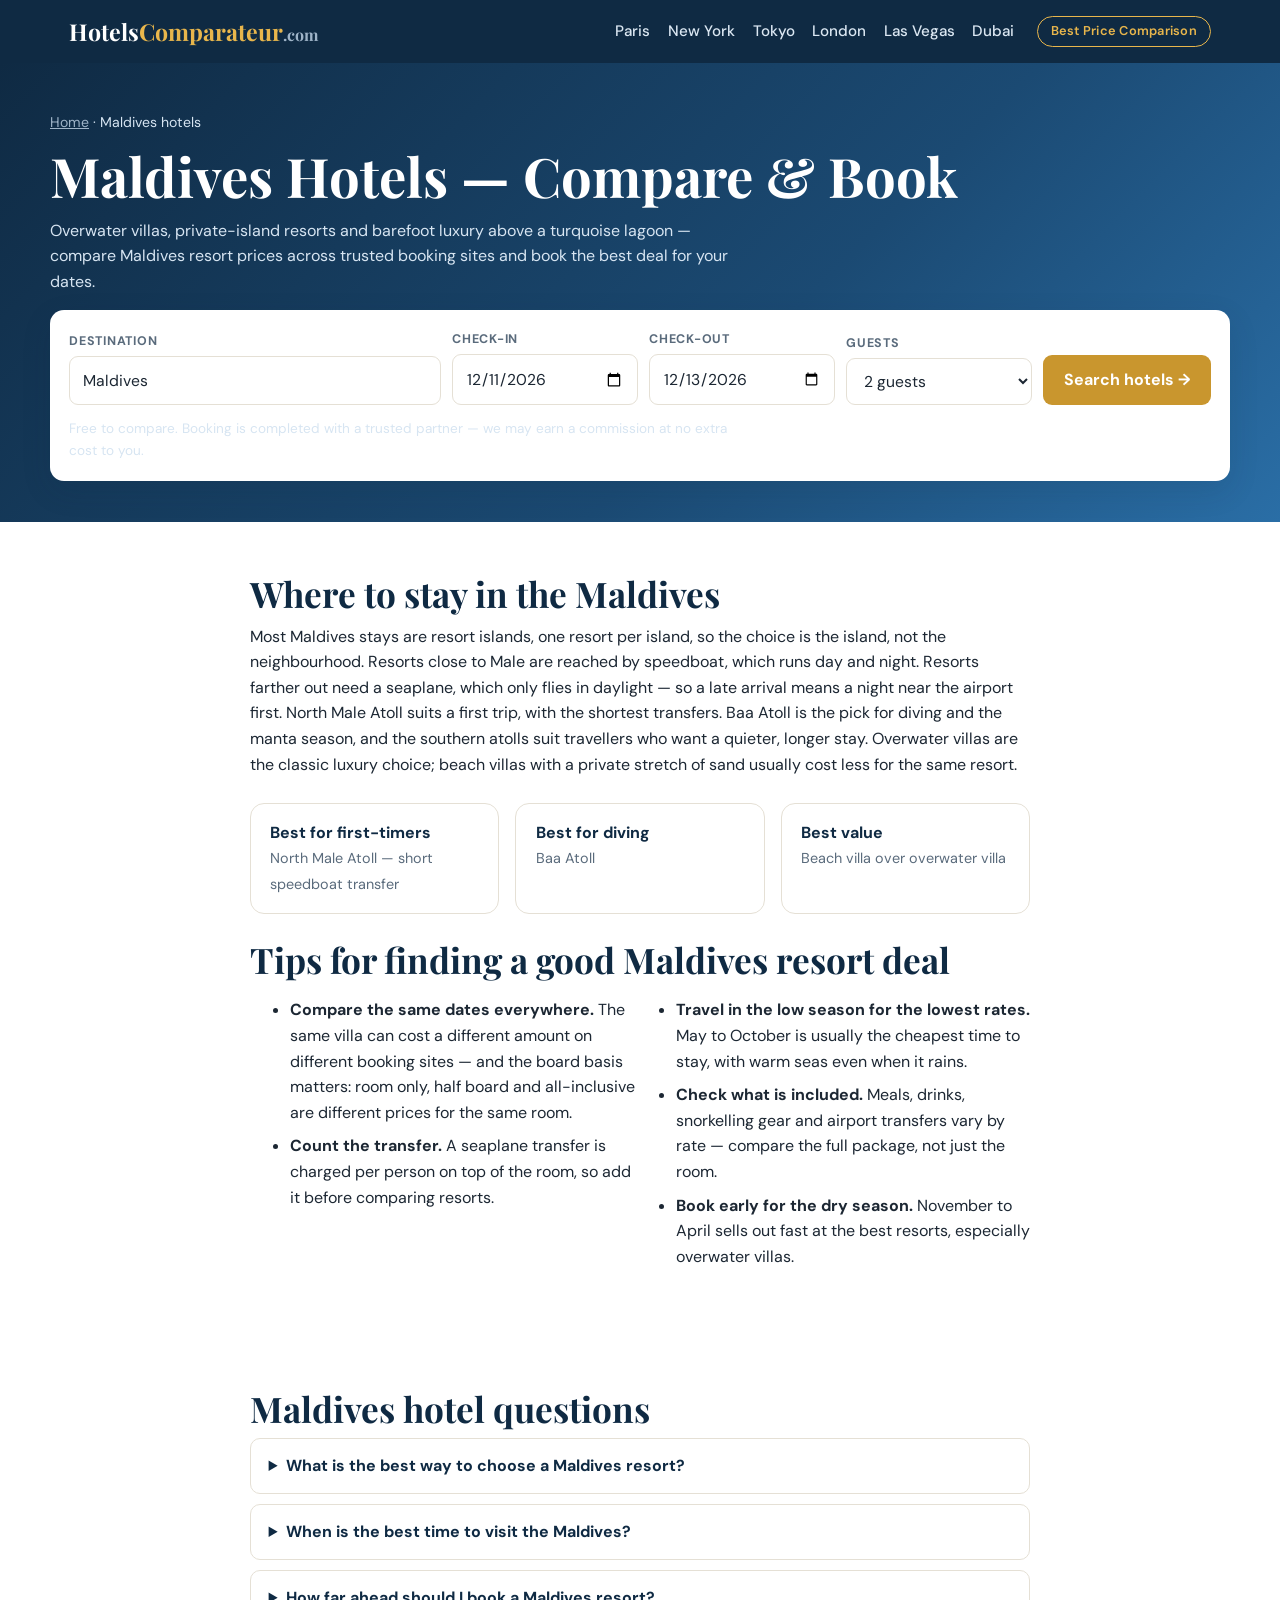
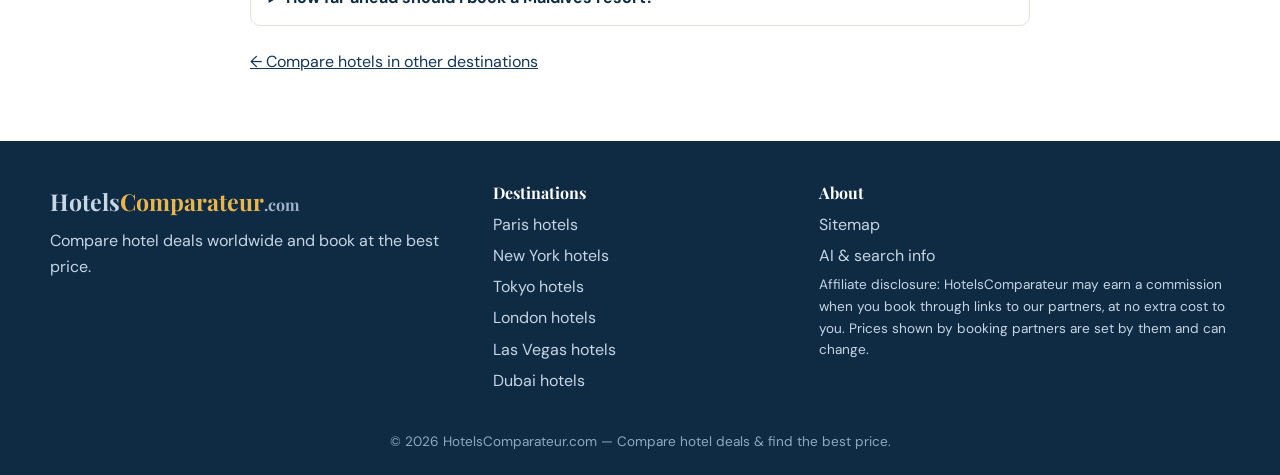
<file: destinations/draft-maldives.html>
<!DOCTYPE html>
<html lang="en">
<head>
<meta charset="UTF-8" />
<meta name="viewport" content="width=device-width, initial-scale=1.0" />
<!-- Stay22 affiliate script -->
<script>
  (function (s, t, a, y, twenty, two) {
    s.Stay22 = s.Stay22 || {};
    s.Stay22.params = { lmaID: '6b01d56f33798bcf0979f6a5' };
    twenty = t.createElement(a);
    two = t.getElementsByTagName(a)[0];
    twenty.async = 1;
    twenty.src = y;
    two.parentNode.insertBefore(twenty, two);
  })(window, document, 'script', 'https://lma.stay22.com/letmeallez.js');
</script>
<title>Maldives Hotels — Compare Luxury Resorts &amp; Book the Best Price | HotelsComparateur</title>
<meta name="description" content="Compare Maldives hotel and resort prices and book the best deal. From overwater villas to beach resorts on a private island — search trusted booking sites side by side on HotelsComparateur." />
<meta name="keywords" content="Maldives hotels, Maldives resorts, overwater villa Maldives, luxury hotels Maldives, Maldives hotel deals, book hotel Maldives, Maldives accommodation" />
<meta name="robots" content="index, follow, max-image-preview:large" />
<link rel="canonical" href="https://www.hotelscomparateur.com/destinations/maldives.html" />
<meta property="og:title" content="Maldives Hotels — Compare Luxury Resorts &amp; Book the Best Price" />
<meta property="og:description" content="Compare Maldives resort prices across trusted booking sites and book the best deal for your trip." />
<meta property="og:url" content="https://www.hotelscomparateur.com/destinations/maldives.html" />
<meta property="og:type" content="website" />
<meta name="twitter:card" content="summary_large_image" />
<meta name="twitter:title" content="Maldives Hotels — Compare Luxury Resorts &amp; Book the Best Price" />
<meta name="twitter:description" content="Compare Maldives resort prices across trusted booking sites." />
<link rel="preconnect" href="https://fonts.googleapis.com" />
<link rel="preconnect" href="https://fonts.gstatic.com" crossorigin />
<link href="https://fonts.googleapis.com/css2?family=Playfair+Display:wght@400;600;700&family=DM+Sans:wght@300;400;500;600;700&display=swap" rel="stylesheet" />
<link rel="stylesheet" href="/style.css" />
<script type="application/ld+json">
{
  "@context": "https://schema.org",
  "@graph": [
    {
      "@type": "TouristDestination",
      "@id": "https://www.hotelscomparateur.com/destinations/maldives.html#place",
      "name": "Maldives",
      "description": "Maldives — turquoise lagoons, white sand and resort islands. Stays range from overwater villas to beach resorts, reached by speedboat or seaplane from Male.",
      "address": { "@type": "PostalAddress", "addressCountry": "MV" },
      "touristType": "Luxury travel, honeymoon, beach, diving, relaxation"
    },
    {
      "@type": "FAQPage",
      "mainEntity": [
        { "@type": "Question", "name": "What is the best way to choose a Maldives resort?", "acceptedAnswer": { "@type": "Answer", "text": "Start with the transfer: resorts near Male are reached by speedboat, while farther atolls need a seaplane, which adds cost and only runs in daylight. Then compare the same room and board basis — room only, half board or all-inclusive — across booking sites, because the same villa can be listed very differently." } },
        { "@type": "Question", "name": "When is the best time to visit the Maldives?", "acceptedAnswer": { "@type": "Answer", "text": "November to April is the dry season, with the sunniest weather and the highest prices. May to October is the low season, with lower rates and a higher chance of rain, but still warm seas and good diving." } },
        { "@type": "Question", "name": "How far ahead should I book a Maldives resort?", "acceptedAnswer": { "@type": "Answer", "text": "For the best choice of villas, book several months ahead, especially for the dry season and honeymoon dates. Comparing prices across booking sites first usually finds a better rate than booking the first price you see." } }
      ]
    }
  ]
}
</script>
</head>
<body>
<header class="site-header">
  <div class="header-inner">
    <a href="/" class="logo">Hotels<span>Comparateur</span><span class="logo-domain">.com</span></a>
    <nav class="main-nav" aria-label="Main navigation">
      <a href="/destinations/paris.html">Paris</a>
      <a href="/destinations/new-york.html">New York</a>
      <a href="/destinations/tokyo.html">Tokyo</a>
      <a href="/destinations/london.html">London</a>
      <a href="/destinations/las-vegas.html">Las Vegas</a>
      <a href="/destinations/dubai.html">Dubai</a>
    </nav>
    <div class="header-badge">Best Price Comparison</div>
  </div>
</header>

<section class="dest-hero">
  <div class="section-inner">
    <p class="breadcrumb"><a href="/" style="color:#9fb4c8">Home</a> · Maldives hotels</p>
    <h1>Maldives Hotels — Compare &amp; Book</h1>
    <p>Overwater villas, private-island resorts and barefoot luxury above a turquoise lagoon — compare Maldives resort prices across trusted booking sites and book the best deal for your dates.</p>
    <form class="search-box" id="hotelSearch" action="#" method="get">
      <div class="search-row">
        <div class="field-group">
          <label class="field-label" for="destInput">Destination</label>
          <input class="field-input" id="destInput" type="text" value="Maldives" autocomplete="off" required />
        </div>
        <div class="field-group">
          <label class="field-label" for="checkinInput">Check-in</label>
          <input class="field-input" id="checkinInput" type="date" required />
        </div>
        <div class="field-group">
          <label class="field-label" for="checkoutInput">Check-out</label>
          <input class="field-input" id="checkoutInput" type="date" required />
        </div>
        <div class="field-group">
          <label class="field-label" for="guestsInput">Guests</label>
          <select class="field-input" id="guestsInput">
            <option value="1">1 guest</option>
            <option value="2" selected>2 guests</option>
            <option value="3">3 guests</option>
            <option value="4">4 guests</option>
            <option value="5">5+ guests</option>
          </select>
        </div>
        <button class="btn-search" type="submit">Search hotels →</button>
      </div>
      <p class="search-note">Free to compare. Booking is completed with a trusted partner — we may earn a commission at no extra cost to you.</p>
    </form>
  </div>
</section>

<section class="section">
  <div class="section-inner narrow">
    <h2>Where to stay in the Maldives</h2>
    <p>Most Maldives stays are resort islands, one resort per island, so the choice is the island, not the neighbourhood. Resorts close to Male are reached by speedboat, which runs day and night. Resorts farther out need a seaplane, which only flies in daylight — so a late arrival means a night near the airport first. North Male Atoll suits a first trip, with the shortest transfers. Baa Atoll is the pick for diving and the manta season, and the southern atolls suit travellers who want a quieter, longer stay. Overwater villas are the classic luxury choice; beach villas with a private stretch of sand usually cost less for the same resort.</p>
    <div class="facts">
      <div class="fact"><strong>Best for first-timers</strong><span>North Male Atoll — short speedboat transfer</span></div>
      <div class="fact"><strong>Best for diving</strong><span>Baa Atoll</span></div>
      <div class="fact"><strong>Best value</strong><span>Beach villa over overwater villa</span></div>
    </div>
    <h2>Tips for finding a good Maldives resort deal</h2>
    <ul class="area-list">
      <li><strong>Compare the same dates everywhere.</strong> The same villa can cost a different amount on different booking sites — and the board basis matters: room only, half board and all-inclusive are different prices for the same room.</li>
      <li><strong>Count the transfer.</strong> A seaplane transfer is charged per person on top of the room, so add it before comparing resorts.</li>
      <li><strong>Travel in the low season for the lowest rates.</strong> May to October is usually the cheapest time to stay, with warm seas even when it rains.</li>
      <li><strong>Check what is included.</strong> Meals, drinks, snorkelling gear and airport transfers vary by rate — compare the full package, not just the room.</li>
      <li><strong>Book early for the dry season.</strong> November to April sells out fast at the best resorts, especially overwater villas.</li>
    </ul>
  </div>
</section>

<section class="section section-alt">
  <div class="section-inner narrow">
    <h2>Maldives hotel questions</h2>
    <div class="faq">
      <details><summary>What is the best way to choose a Maldives resort?</summary><p>Start with the transfer: resorts near Male are reached by speedboat, while farther atolls need a seaplane, which adds cost and only runs in daylight. Then compare the same room and board basis — room only, half board or all-inclusive — across booking sites, because the same villa can be listed very differently.</p></details>
      <details><summary>When is the best time to visit the Maldives?</summary><p>November to April is the dry season, with the sunniest weather and the highest prices. May to October is the low season, with lower rates and a higher chance of rain, but still warm seas and good diving.</p></details>
      <details><summary>How far ahead should I book a Maldives resort?</summary><p>For the best choice of villas, book several months ahead, especially for the dry season and honeymoon dates. Comparing prices across booking sites first usually finds a better rate than booking the first price you see.</p></details>
    </div>
    <p style="margin-top:1.4rem"><a href="/">← Compare hotels in other destinations</a></p>
  </div>
</section>

<footer class="site-footer">
  <div class="footer-inner">
    <div class="footer-col">
      <a href="/" class="logo">Hotels<span>Comparateur</span><span class="logo-domain">.com</span></a>
      <p>Compare hotel deals worldwide and book at the best price.</p>
    </div>
    <div class="footer-col">
      <h4>Destinations</h4>
      <a href="/destinations/paris.html">Paris hotels</a>
      <a href="/destinations/new-york.html">New York hotels</a>
      <a href="/destinations/tokyo.html">Tokyo hotels</a>
      <a href="/destinations/london.html">London hotels</a>
      <a href="/destinations/las-vegas.html">Las Vegas hotels</a>
      <a href="/destinations/dubai.html">Dubai hotels</a>
    </div>
    <div class="footer-col">
      <h4>About</h4>
      <a href="/sitemap.xml">Sitemap</a>
      <a href="/llms.txt">AI &amp; search info</a>
      <p class="disclosure">Affiliate disclosure: HotelsComparateur may earn a commission when you book through links to our partners, at no extra cost to you. Prices shown by booking partners are set by them and can change.</p>
    </div>
  </div>
  <p class="copyright">© 2026 HotelsComparateur.com — Compare hotel deals &amp; find the best price.</p>
</footer>
<script src="/script.js"></script>
</body>
</html>
</file>
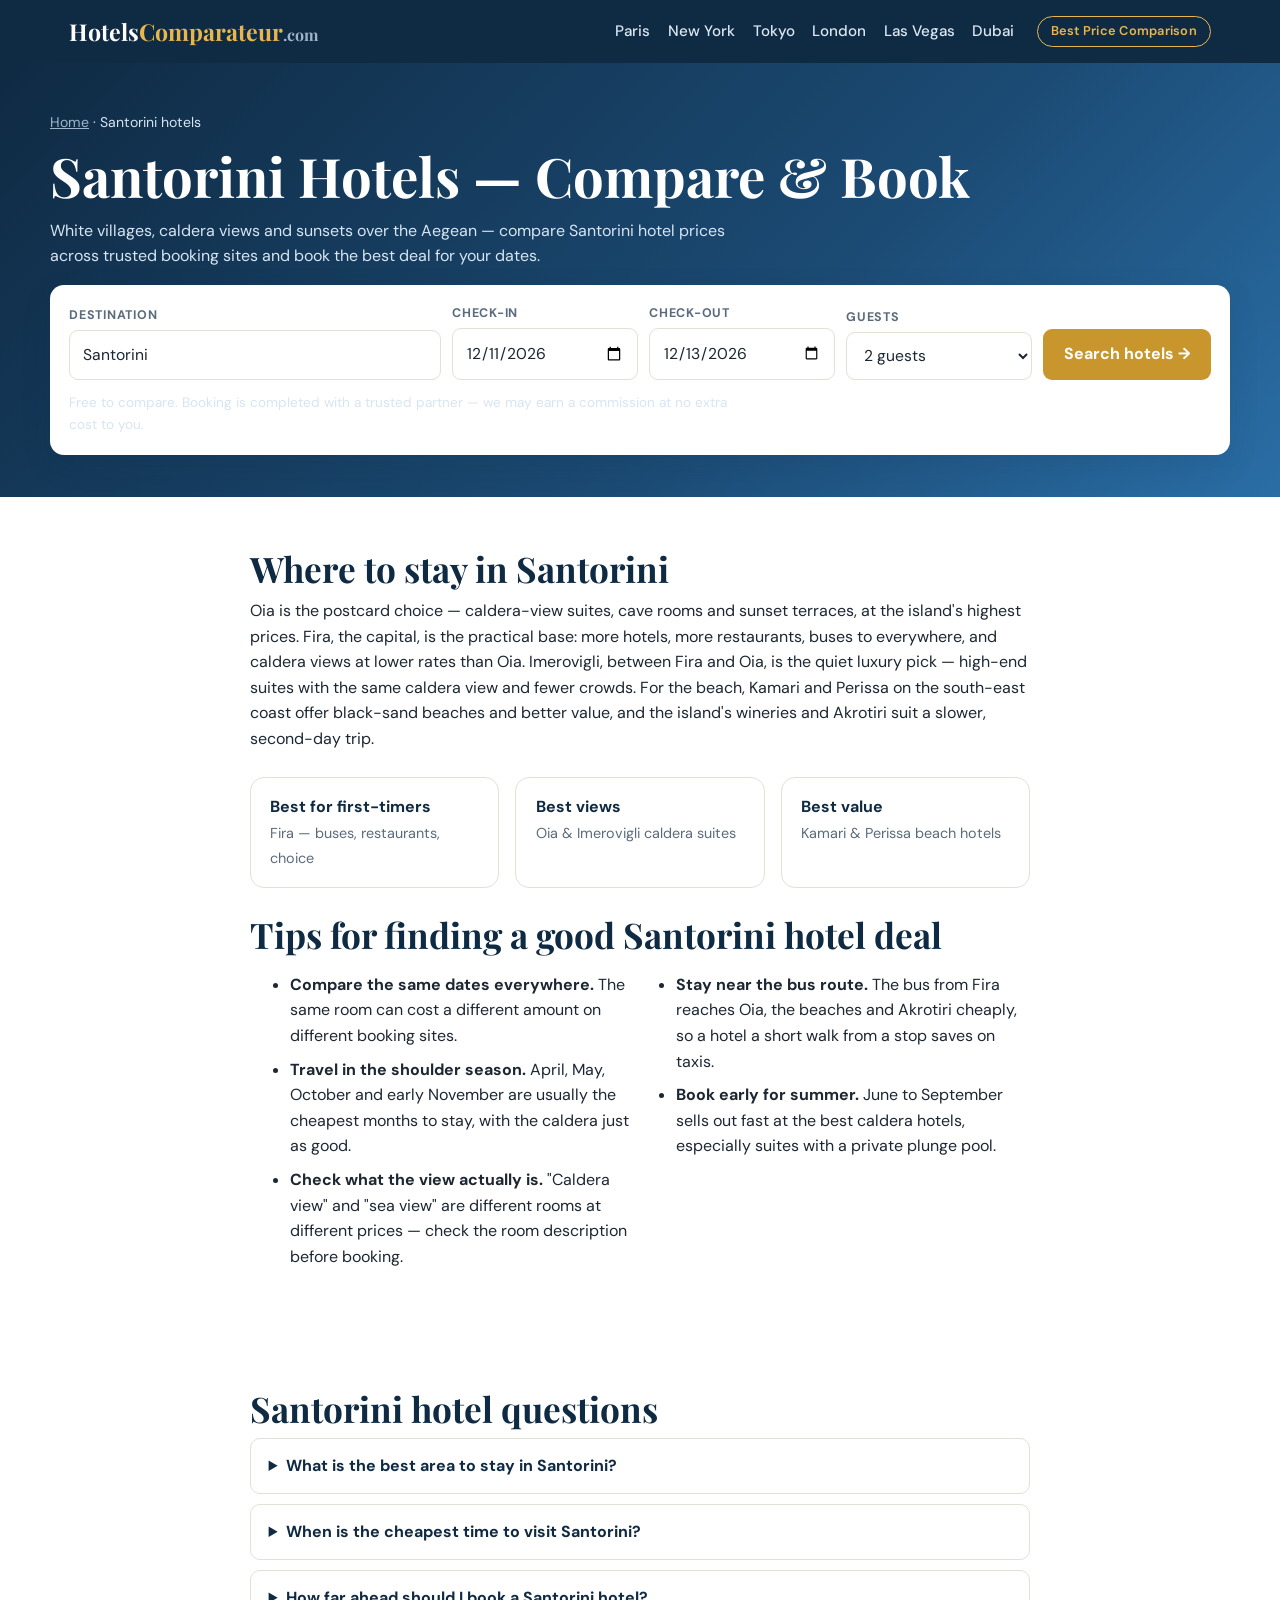
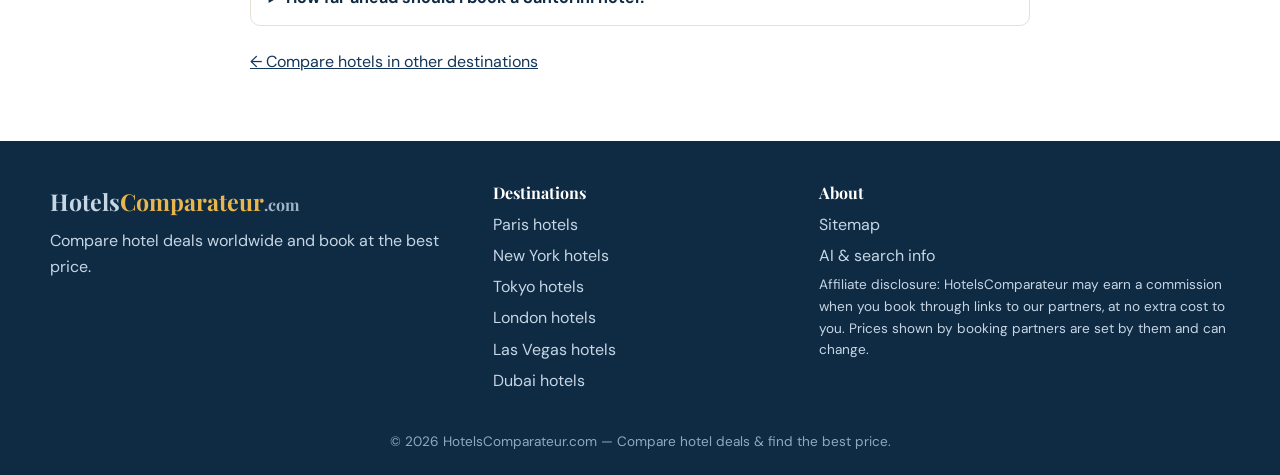
<file: destinations/draft-santorini.html>
<!DOCTYPE html>
<html lang="en">
<head>
<meta charset="UTF-8" />
<meta name="viewport" content="width=device-width, initial-scale=1.0" />
<!-- Stay22 affiliate script -->
<script>
  (function (s, t, a, y, twenty, two) {
    s.Stay22 = s.Stay22 || {};
    s.Stay22.params = { lmaID: '6b01d56f33798bcf0979f6a5' };
    twenty = t.createElement(a);
    two = t.getElementsByTagName(a)[0];
    twenty.async = 1;
    twenty.src = y;
    two.parentNode.insertBefore(twenty, two);
  })(window, document, 'script', 'https://lma.stay22.com/letmeallez.js');
</script>
<title>Santorini Hotels — Compare Deals &amp; Book the Best Price | HotelsComparateur</title>
<meta name="description" content="Compare Santorini hotel prices and book the best deal. From caldera-view suites in Oia to boutique stays in Fira — search trusted booking sites side by side on HotelsComparateur." />
<meta name="keywords" content="Santorini hotels, hotels in Santorini, Santorini hotel deals, luxury hotels Santorini, caldera view hotel Santorini, book hotel Santorini, Santorini accommodation" />
<meta name="robots" content="index, follow, max-image-preview:large" />
<link rel="canonical" href="https://www.hotelscomparateur.com/destinations/santorini.html" />
<meta property="og:title" content="Santorini Hotels — Compare Deals &amp; Book the Best Price" />
<meta property="og:description" content="Compare Santorini hotel prices across trusted booking sites and book the best deal for your trip." />
<meta property="og:url" content="https://www.hotelscomparateur.com/destinations/santorini.html" />
<meta property="og:type" content="website" />
<meta name="twitter:card" content="summary_large_image" />
<meta name="twitter:title" content="Santorini Hotels — Compare Luxury Hotels &amp; Book the Best Price" />
<meta name="twitter:description" content="Compare Santorini hotel prices across trusted booking sites." />
<link rel="preconnect" href="https://fonts.googleapis.com" />
<link rel="preconnect" href="https://fonts.gstatic.com" crossorigin />
<link href="https://fonts.googleapis.com/css2?family=Playfair+Display:wght@400;600;700&family=DM+Sans:wght@300;400;500;600;700&display=swap" rel="stylesheet" />
<link rel="stylesheet" href="/style.css" />
<script type="application/ld+json">
{
  "@context": "https://schema.org",
  "@graph": [
    {
      "@type": "TouristDestination",
      "@id": "https://www.hotelscomparateur.com/destinations/santorini.html#place",
      "name": "Santorini",
      "description": "Santorini, Greece — white villages above a volcanic caldera. Stays range from caldera-view suites in Oia to boutique hotels in Fira and beach hotels in Kamari and Perissa.",
      "address": { "@type": "PostalAddress", "addressLocality": "Santorini", "addressCountry": "GR" },
      "touristType": "Luxury travel, honeymoon, sightseeing, beach, romance"
    },
    {
      "@type": "FAQPage",
      "mainEntity": [
        { "@type": "Question", "name": "What is the best area to stay in Santorini?", "acceptedAnswer": { "@type": "Answer", "text": "Oia is the classic choice for caldera views and sunset suites, and it carries the highest prices. Fira is the island hub, with more choice, restaurants and nightlife. Imerovigli is the quiet, high-end pick between the two, while Kamari and Perissa suit beach stays at lower rates." } },
        { "@type": "Question", "name": "When is the cheapest time to visit Santorini?", "acceptedAnswer": { "@type": "Answer", "text": "April, May, October and early November are usually the quietest months, with lower hotel prices than the June to September peak. Late spring and early autumn offer the best balance of weather and rates." } },
        { "@type": "Question", "name": "How far ahead should I book a Santorini hotel?", "acceptedAnswer": { "@type": "Answer", "text": "For the best choice of caldera-view rooms, book several months ahead, especially for summer and honeymoon dates. Comparing prices across booking sites first usually finds a better rate than booking the first price you see." } }
      ]
    }
  ]
}
</script>
</head>
<body>
<header class="site-header">
  <div class="header-inner">
    <a href="/" class="logo">Hotels<span>Comparateur</span><span class="logo-domain">.com</span></a>
    <nav class="main-nav" aria-label="Main navigation">
      <a href="/destinations/paris.html">Paris</a>
      <a href="/destinations/new-york.html">New York</a>
      <a href="/destinations/tokyo.html">Tokyo</a>
      <a href="/destinations/london.html">London</a>
      <a href="/destinations/las-vegas.html">Las Vegas</a>
      <a href="/destinations/dubai.html">Dubai</a>
    </nav>
    <div class="header-badge">Best Price Comparison</div>
  </div>
</header>

<section class="dest-hero">
  <div class="section-inner">
    <p class="breadcrumb"><a href="/" style="color:#9fb4c8">Home</a> · Santorini hotels</p>
    <h1>Santorini Hotels — Compare &amp; Book</h1>
    <p>White villages, caldera views and sunsets over the Aegean — compare Santorini hotel prices across trusted booking sites and book the best deal for your dates.</p>
    <form class="search-box" id="hotelSearch" action="#" method="get">
      <div class="search-row">
        <div class="field-group">
          <label class="field-label" for="destInput">Destination</label>
          <input class="field-input" id="destInput" type="text" value="Santorini" autocomplete="off" required />
        </div>
        <div class="field-group">
          <label class="field-label" for="checkinInput">Check-in</label>
          <input class="field-input" id="checkinInput" type="date" required />
        </div>
        <div class="field-group">
          <label class="field-label" for="checkoutInput">Check-out</label>
          <input class="field-input" id="checkoutInput" type="date" required />
        </div>
        <div class="field-group">
          <label class="field-label" for="guestsInput">Guests</label>
          <select class="field-input" id="guestsInput">
            <option value="1">1 guest</option>
            <option value="2" selected>2 guests</option>
            <option value="3">3 guests</option>
            <option value="4">4 guests</option>
            <option value="5">5+ guests</option>
          </select>
        </div>
        <button class="btn-search" type="submit">Search hotels →</button>
      </div>
      <p class="search-note">Free to compare. Booking is completed with a trusted partner — we may earn a commission at no extra cost to you.</p>
    </form>
  </div>
</section>

<section class="section">
  <div class="section-inner narrow">
    <h2>Where to stay in Santorini</h2>
    <p>Oia is the postcard choice — caldera-view suites, cave rooms and sunset terraces, at the island's highest prices. Fira, the capital, is the practical base: more hotels, more restaurants, buses to everywhere, and caldera views at lower rates than Oia. Imerovigli, between Fira and Oia, is the quiet luxury pick — high-end suites with the same caldera view and fewer crowds. For the beach, Kamari and Perissa on the south-east coast offer black-sand beaches and better value, and the island's wineries and Akrotiri suit a slower, second-day trip.</p>
    <div class="facts">
      <div class="fact"><strong>Best for first-timers</strong><span>Fira — buses, restaurants, choice</span></div>
      <div class="fact"><strong>Best views</strong><span>Oia &amp; Imerovigli caldera suites</span></div>
      <div class="fact"><strong>Best value</strong><span>Kamari &amp; Perissa beach hotels</span></div>
    </div>
    <h2>Tips for finding a good Santorini hotel deal</h2>
    <ul class="area-list">
      <li><strong>Compare the same dates everywhere.</strong> The same room can cost a different amount on different booking sites.</li>
      <li><strong>Travel in the shoulder season.</strong> April, May, October and early November are usually the cheapest months to stay, with the caldera just as good.</li>
      <li><strong>Check what the view actually is.</strong> "Caldera view" and "sea view" are different rooms at different prices — check the room description before booking.</li>
      <li><strong>Stay near the bus route.</strong> The bus from Fira reaches Oia, the beaches and Akrotiri cheaply, so a hotel a short walk from a stop saves on taxis.</li>
      <li><strong>Book early for summer.</strong> June to September sells out fast at the best caldera hotels, especially suites with a private plunge pool.</li>
    </ul>
  </div>
</section>

<section class="section section-alt">
  <div class="section-inner narrow">
    <h2>Santorini hotel questions</h2>
    <div class="faq">
      <details><summary>What is the best area to stay in Santorini?</summary><p>Oia is the classic choice for caldera views and sunset suites, and it carries the highest prices. Fira is the island hub, with more choice, restaurants and nightlife. Imerovigli is the quiet, high-end pick between the two, while Kamari and Perissa suit beach stays at lower rates.</p></details>
      <details><summary>When is the cheapest time to visit Santorini?</summary><p>April, May, October and early November are usually the quietest months, with lower hotel prices than the June to September peak. Late spring and early autumn offer the best balance of weather and rates.</p></details>
      <details><summary>How far ahead should I book a Santorini hotel?</summary><p>For the best choice of caldera-view rooms, book several months ahead, especially for summer and honeymoon dates. Comparing prices across booking sites first usually finds a better rate than booking the first price you see.</p></details>
    </div>
    <p style="margin-top:1.4rem"><a href="/">← Compare hotels in other destinations</a></p>
  </div>
</section>

<footer class="site-footer">
  <div class="footer-inner">
    <div class="footer-col">
      <a href="/" class="logo">Hotels<span>Comparateur</span><span class="logo-domain">.com</span></a>
      <p>Compare hotel deals worldwide and book at the best price.</p>
    </div>
    <div class="footer-col">
      <h4>Destinations</h4>
      <a href="/destinations/paris.html">Paris hotels</a>
      <a href="/destinations/new-york.html">New York hotels</a>
      <a href="/destinations/tokyo.html">Tokyo hotels</a>
      <a href="/destinations/london.html">London hotels</a>
      <a href="/destinations/las-vegas.html">Las Vegas hotels</a>
      <a href="/destinations/dubai.html">Dubai hotels</a>
    </div>
    <div class="footer-col">
      <h4>About</h4>
      <a href="/sitemap.xml">Sitemap</a>
      <a href="/llms.txt">AI &amp; search info</a>
      <p class="disclosure">Affiliate disclosure: HotelsComparateur may earn a commission when you book through links to our partners, at no extra cost to you. Prices shown by booking partners are set by them and can change.</p>
    </div>
  </div>
  <p class="copyright">© 2026 HotelsComparateur.com — Compare hotel deals &amp; find the best price.</p>
</footer>
<script src="/script.js"></script>
</body>
</html>
</file>
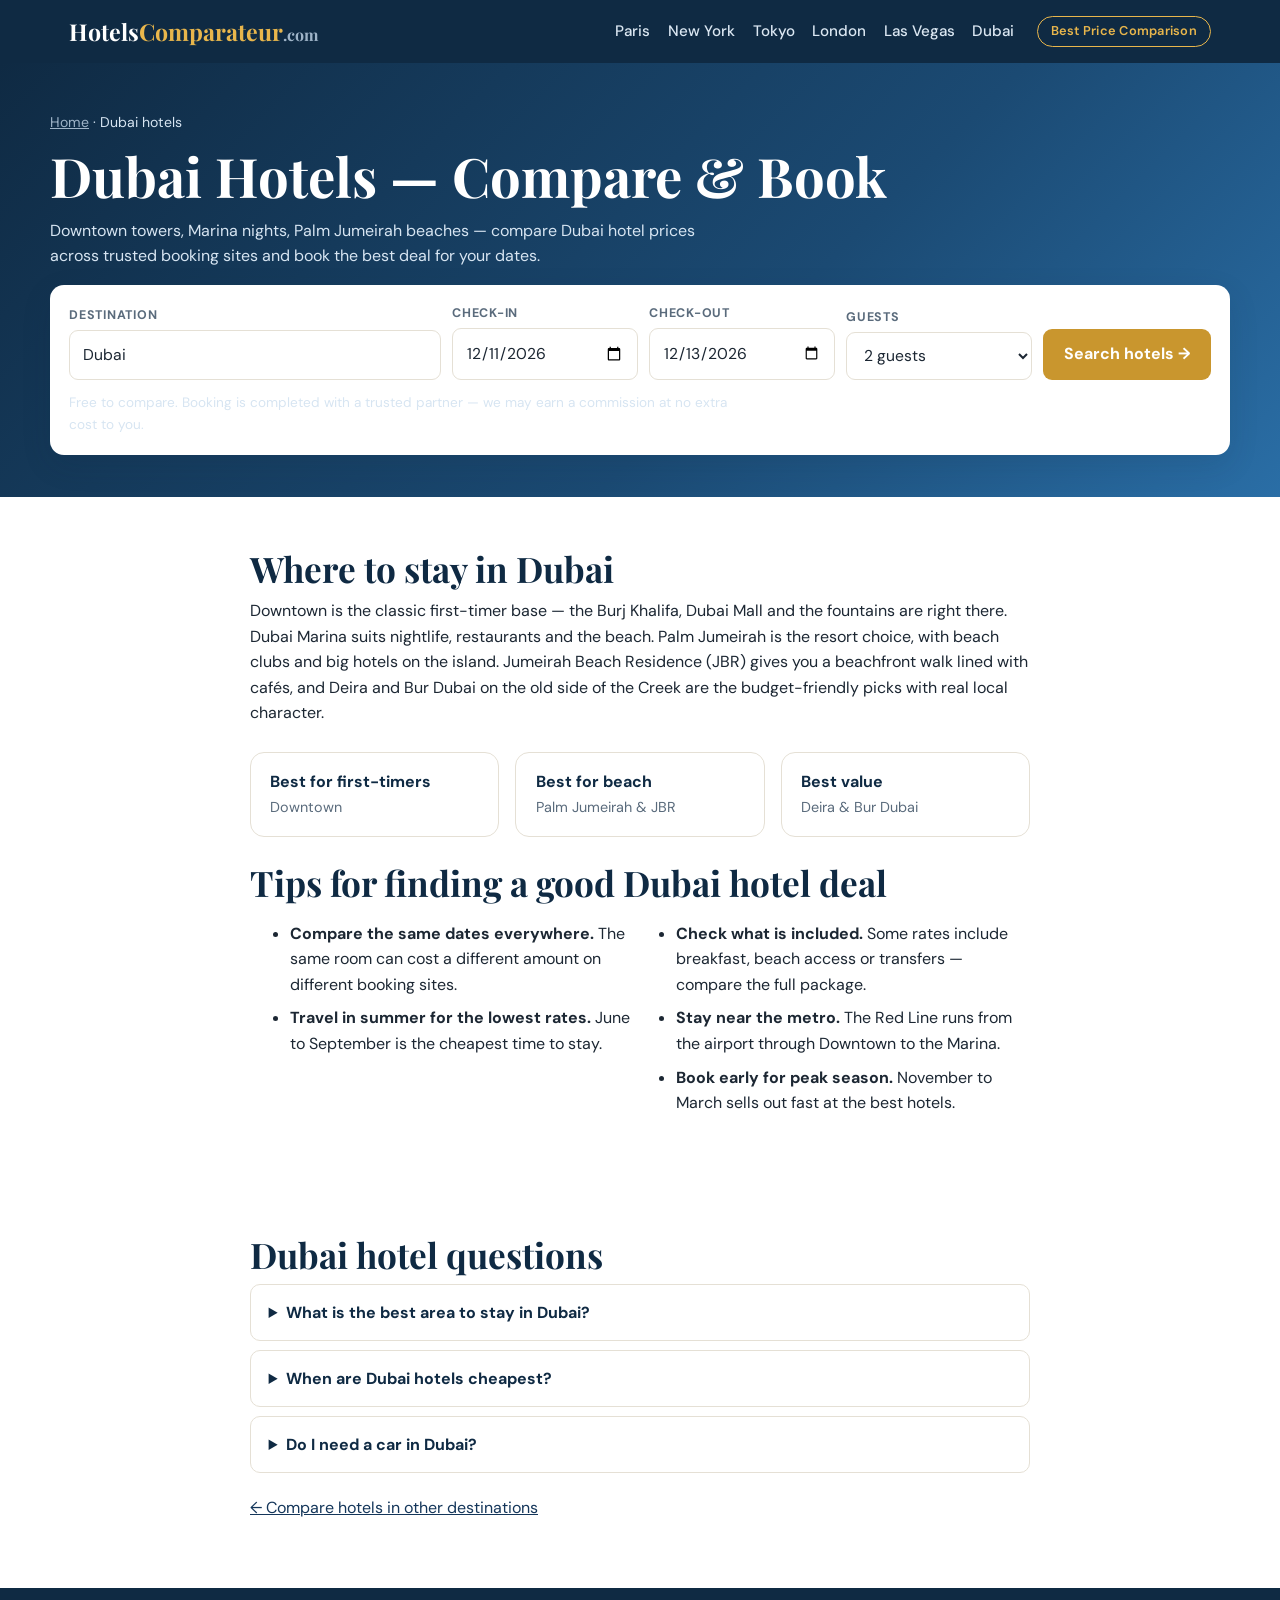
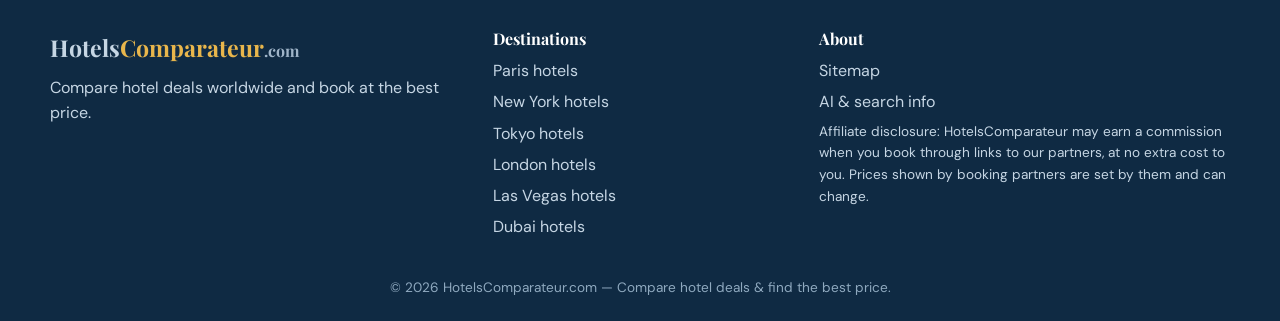
<file: destinations/dubai.html>
<!DOCTYPE html>
<html lang="en">
<head>
<meta charset="UTF-8" />
<meta name="viewport" content="width=device-width, initial-scale=1.0" />
<!-- Stay22 affiliate script -->
<script>
  (function (s, t, a, y, twenty, two) {
    s.Stay22 = s.Stay22 || {};
    s.Stay22.params = { lmaID: '6b01d56f33798bcf0979f6a5' };
    twenty = t.createElement(a);
    two = t.getElementsByTagName(a)[0];
    twenty.async = 1;
    twenty.src = y;
    two.parentNode.insertBefore(twenty, two);
  })(window, document, 'script', 'https://lma.stay22.com/letmeallez.js');
</script>
<title>Dubai Hotels — Compare Deals &amp; Book the Best Price | HotelsComparateur</title>
<meta name="description" content="Compare Dubai hotel deals and book the best price. From Downtown and the Marina to Palm Jumeirah — search trusted booking sites side by side on HotelsComparateur." />
<meta name="keywords" content="Dubai hotels, hotels in Dubai, Dubai hotel deals, cheap hotels Dubai, Dubai Marina hotels, Palm Jumeirah hotels, book hotel Dubai" />
<meta name="robots" content="index, follow, max-image-preview:large" />
<link rel="canonical" href="https://www.hotelscomparateur.com/destinations/dubai.html" />
<meta property="og:title" content="Dubai Hotels — Compare Deals &amp; Book the Best Price" />
<meta property="og:description" content="Compare Dubai hotel prices across trusted booking sites and book the best deal for your trip." />
<meta property="og:url" content="https://www.hotelscomparateur.com/destinations/dubai.html" />
<meta property="og:type" content="website" />
<meta name="twitter:card" content="summary_large_image" />
<meta name="twitter:title" content="Dubai Hotels — Compare Deals &amp; Book the Best Price" />
<meta name="twitter:description" content="Compare Dubai hotel prices across trusted booking sites." />
<link rel="preconnect" href="https://fonts.googleapis.com" />
<link rel="preconnect" href="https://fonts.gstatic.com" crossorigin />
<link href="https://fonts.googleapis.com/css2?family=Playfair+Display:wght@400;600;700&family=DM+Sans:wght@300;400;500;600;700&display=swap" rel="stylesheet" />
<link rel="stylesheet" href="/style.css" />
<script type="application/ld+json">
{
  "@context": "https://schema.org",
  "@graph": [
    {
      "@type": "TouristDestination",
      "@id": "https://www.hotelscomparateur.com/destinations/dubai.html#place",
      "name": "Dubai",
      "description": "Dubai, UAE — skyline, desert and sea. Hotels from Downtown towers and Marina apartments to Palm Jumeirah beach resorts.",
      "address": { "@type": "PostalAddress", "addressLocality": "Dubai", "addressCountry": "AE" },
      "touristType": "Sightseeing, beach, shopping, luxury"
    },
    {
      "@type": "FAQPage",
      "mainEntity": [
        { "@type": "Question", "name": "What is the best area to stay in Dubai?", "acceptedAnswer": { "@type": "Answer", "text": "Downtown suits first-timers who want the Burj Khalifa and Dubai Mall close by. Dubai Marina suits nightlife and the beach. Palm Jumeirah suits resort stays, and Jumeirah Beach Residence (JBR) suits a beachfront walk with restaurants." } },
        { "@type": "Question", "name": "When are Dubai hotels cheapest?", "acceptedAnswer": { "@type": "Answer", "text": "Summer (June to September) is the cheapest time to stay, with lower rates in the heat. November to March is peak season, with the best weather and the highest prices." } },
        { "@type": "Question", "name": "Do I need a car in Dubai?", "acceptedAnswer": { "@type": "Answer", "text": "Not necessarily — the metro runs along the main strip from the airport through Downtown to the Marina, and taxis and rideshares are easy. A car helps if you plan desert trips or want to explore beyond the city." } }
      ]
    }
  ]
}
</script>
</head>
<body>
<header class="site-header">
  <div class="header-inner">
    <a href="/" class="logo">Hotels<span>Comparateur</span><span class="logo-domain">.com</span></a>
    <nav class="main-nav" aria-label="Main navigation">
      <a href="/destinations/paris.html">Paris</a>
      <a href="/destinations/new-york.html">New York</a>
      <a href="/destinations/tokyo.html">Tokyo</a>
      <a href="/destinations/london.html">London</a>
      <a href="/destinations/las-vegas.html">Las Vegas</a>
      <a href="/destinations/dubai.html">Dubai</a>
    </nav>
    <div class="header-badge">Best Price Comparison</div>
  </div>
</header>

<section class="dest-hero">
  <div class="section-inner">
    <p class="breadcrumb"><a href="/" style="color:#9fb4c8">Home</a> · Dubai hotels</p>
    <h1>Dubai Hotels — Compare &amp; Book</h1>
    <p>Downtown towers, Marina nights, Palm Jumeirah beaches — compare Dubai hotel prices across trusted booking sites and book the best deal for your dates.</p>
    <form class="search-box" id="hotelSearch" action="#" method="get">
      <div class="search-row">
        <div class="field-group">
          <label class="field-label" for="destInput">Destination</label>
          <input class="field-input" id="destInput" type="text" value="Dubai" autocomplete="off" required />
        </div>
        <div class="field-group">
          <label class="field-label" for="checkinInput">Check-in</label>
          <input class="field-input" id="checkinInput" type="date" required />
        </div>
        <div class="field-group">
          <label class="field-label" for="checkoutInput">Check-out</label>
          <input class="field-input" id="checkoutInput" type="date" required />
        </div>
        <div class="field-group">
          <label class="field-label" for="guestsInput">Guests</label>
          <select class="field-input" id="guestsInput">
            <option value="1">1 guest</option>
            <option value="2" selected>2 guests</option>
            <option value="3">3 guests</option>
            <option value="4">4 guests</option>
            <option value="5">5+ guests</option>
          </select>
        </div>
        <button class="btn-search" type="submit">Search hotels →</button>
      </div>
      <p class="search-note">Free to compare. Booking is completed with a trusted partner — we may earn a commission at no extra cost to you.</p>
    </form>
  </div>
</section>

<section class="section">
  <div class="section-inner narrow">
    <h2>Where to stay in Dubai</h2>
    <p>Downtown is the classic first-timer base — the Burj Khalifa, Dubai Mall and the fountains are right there. Dubai Marina suits nightlife, restaurants and the beach. Palm Jumeirah is the resort choice, with beach clubs and big hotels on the island. Jumeirah Beach Residence (JBR) gives you a beachfront walk lined with cafés, and Deira and Bur Dubai on the old side of the Creek are the budget-friendly picks with real local character.</p>
    <div class="facts">
      <div class="fact"><strong>Best for first-timers</strong><span>Downtown</span></div>
      <div class="fact"><strong>Best for beach</strong><span>Palm Jumeirah &amp; JBR</span></div>
      <div class="fact"><strong>Best value</strong><span>Deira &amp; Bur Dubai</span></div>
    </div>
    <h2>Tips for finding a good Dubai hotel deal</h2>
    <ul class="area-list">
      <li><strong>Compare the same dates everywhere.</strong> The same room can cost a different amount on different booking sites.</li>
      <li><strong>Travel in summer for the lowest rates.</strong> June to September is the cheapest time to stay.</li>
      <li><strong>Check what is included.</strong> Some rates include breakfast, beach access or transfers — compare the full package.</li>
      <li><strong>Stay near the metro.</strong> The Red Line runs from the airport through Downtown to the Marina.</li>
      <li><strong>Book early for peak season.</strong> November to March sells out fast at the best hotels.</li>
    </ul>
  </div>
</section>

<section class="section section-alt">
  <div class="section-inner narrow">
    <h2>Dubai hotel questions</h2>
    <div class="faq">
      <details><summary>What is the best area to stay in Dubai?</summary><p>Downtown suits first-timers who want the Burj Khalifa and Dubai Mall close by. Dubai Marina suits nightlife and the beach. Palm Jumeirah suits resort stays, and Jumeirah Beach Residence (JBR) suits a beachfront walk with restaurants.</p></details>
      <details><summary>When are Dubai hotels cheapest?</summary><p>Summer (June to September) is the cheapest time to stay, with lower rates in the heat. November to March is peak season, with the best weather and the highest prices.</p></details>
      <details><summary>Do I need a car in Dubai?</summary><p>Not necessarily — the metro runs along the main strip from the airport through Downtown to the Marina, and taxis and rideshares are easy. A car helps if you plan desert trips or want to explore beyond the city.</p></details>
    </div>
    <p style="margin-top:1.4rem"><a href="/">← Compare hotels in other destinations</a></p>
  </div>
</section>

<footer class="site-footer">
  <div class="footer-inner">
    <div class="footer-col">
      <a href="/" class="logo">Hotels<span>Comparateur</span><span class="logo-domain">.com</span></a>
      <p>Compare hotel deals worldwide and book at the best price.</p>
    </div>
    <div class="footer-col">
      <h4>Destinations</h4>
      <a href="/destinations/paris.html">Paris hotels</a>
      <a href="/destinations/new-york.html">New York hotels</a>
      <a href="/destinations/tokyo.html">Tokyo hotels</a>
      <a href="/destinations/london.html">London hotels</a>
      <a href="/destinations/las-vegas.html">Las Vegas hotels</a>
      <a href="/destinations/dubai.html">Dubai hotels</a>
    </div>
    <div class="footer-col">
      <h4>About</h4>
      <a href="/sitemap.xml">Sitemap</a>
      <a href="/llms.txt">AI &amp; search info</a>
      <p class="disclosure">Affiliate disclosure: HotelsComparateur may earn a commission when you book through links to our partners, at no extra cost to you. Prices shown by booking partners are set by them and can change.</p>
    </div>
  </div>
  <p class="copyright">© 2026 HotelsComparateur.com — Compare hotel deals &amp; find the best price.</p>
</footer>
<script src="/script.js"></script>
</body>
</html>
</file>
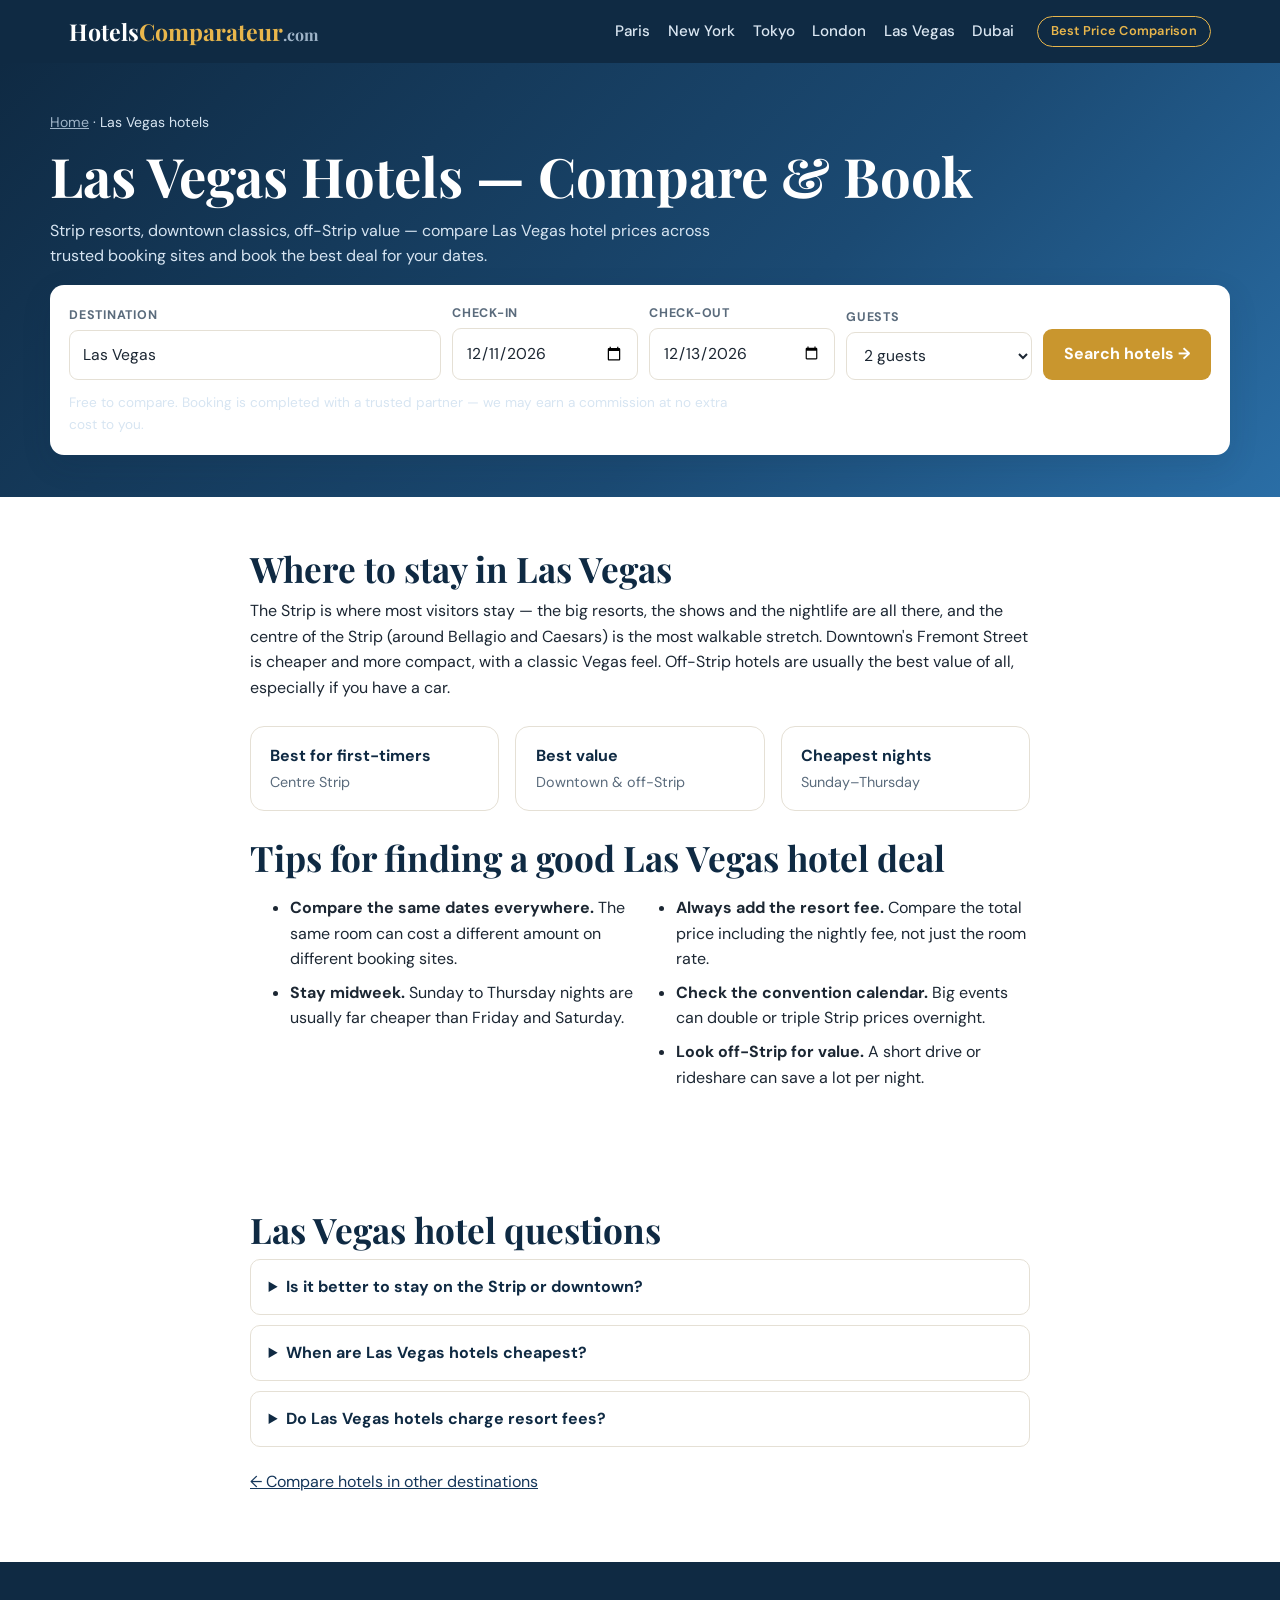
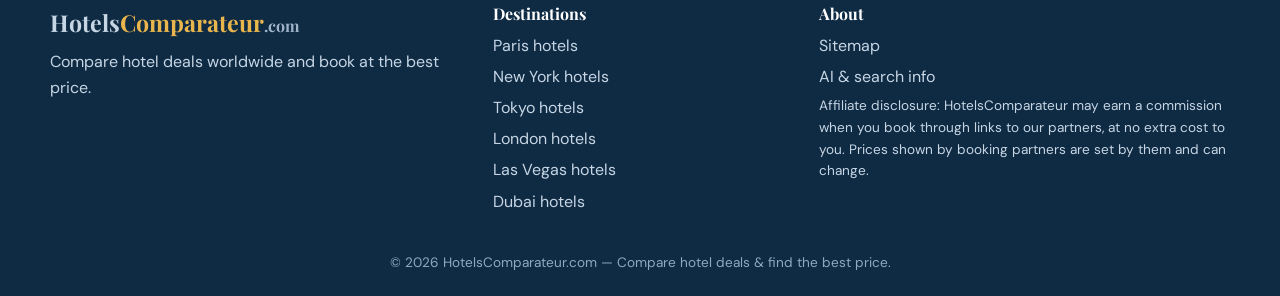
<file: destinations/las-vegas.html>
<!DOCTYPE html>
<html lang="en">
<head>
<meta charset="UTF-8" />
<meta name="viewport" content="width=device-width, initial-scale=1.0" />
<!-- Stay22 affiliate script -->
<script>
  (function (s, t, a, y, twenty, two) {
    s.Stay22 = s.Stay22 || {};
    s.Stay22.params = { lmaID: '6b01d56f33798bcf0979f6a5' };
    twenty = t.createElement(a);
    two = t.getElementsByTagName(a)[0];
    twenty.async = 1;
    twenty.src = y;
    two.parentNode.insertBefore(twenty, two);
  })(window, document, 'script', 'https://lma.stay22.com/letmeallez.js');
</script>
<title>Las Vegas Hotels — Compare Deals &amp; Book the Best Price | HotelsComparateur</title>
<meta name="description" content="Compare Las Vegas hotel deals and book the best price. From Strip resorts to downtown stays — search trusted booking sites side by side on HotelsComparateur." />
<meta name="keywords" content="Las Vegas hotels, hotels in Las Vegas, Vegas hotel deals, cheap hotels Las Vegas, Strip hotels, downtown Las Vegas hotels, book hotel Vegas" />
<meta name="robots" content="index, follow, max-image-preview:large" />
<link rel="canonical" href="https://www.hotelscomparateur.com/destinations/las-vegas.html" />
<meta property="og:title" content="Las Vegas Hotels — Compare Deals &amp; Book the Best Price" />
<meta property="og:description" content="Compare Las Vegas hotel prices across trusted booking sites and book the best deal for your trip." />
<meta property="og:url" content="https://www.hotelscomparateur.com/destinations/las-vegas.html" />
<meta property="og:type" content="website" />
<meta name="twitter:card" content="summary_large_image" />
<meta name="twitter:title" content="Las Vegas Hotels — Compare Deals &amp; Book the Best Price" />
<meta name="twitter:description" content="Compare Las Vegas hotel prices across trusted booking sites." />
<link rel="preconnect" href="https://fonts.googleapis.com" />
<link rel="preconnect" href="https://fonts.gstatic.com" crossorigin />
<link href="https://fonts.googleapis.com/css2?family=Playfair+Display:wght@400;600;700&family=DM+Sans:wght@300;400;500;600;700&display=swap" rel="stylesheet" />
<link rel="stylesheet" href="/style.css" />
<script type="application/ld+json">
{
  "@context": "https://schema.org",
  "@graph": [
    {
      "@type": "TouristDestination",
      "@id": "https://www.hotelscomparateur.com/destinations/las-vegas.html#place",
      "name": "Las Vegas",
      "description": "Las Vegas, Nevada, USA — the Strip, the shows and the desert. Hotels from famous casino resorts to quiet off-Strip stays.",
      "address": { "@type": "PostalAddress", "addressLocality": "Las Vegas", "addressRegion": "NV", "addressCountry": "US" },
      "touristType": "Shows, casinos, food, nightlife"
    },
    {
      "@type": "FAQPage",
      "mainEntity": [
        { "@type": "Question", "name": "Is it better to stay on the Strip or downtown?", "acceptedAnswer": { "@type": "Answer", "text": "The Strip keeps you in the middle of the resorts, shows and nightlife. Downtown (Fremont Street) is cheaper, more compact and has a classic Vegas feel. Off-Strip hotels are usually the best value if you have a car." } },
        { "@type": "Question", "name": "When are Las Vegas hotels cheapest?", "acceptedAnswer": { "@type": "Answer", "text": "Weekday nights (Sunday to Thursday) are usually far cheaper than Friday and Saturday. Summer heat brings lower rates, while big conventions, fights and New Year push prices up." } },
        { "@type": "Question", "name": "Do Las Vegas hotels charge resort fees?", "acceptedAnswer": { "@type": "Answer", "text": "Yes — almost all Strip and downtown hotels add a nightly resort fee on top of the room rate, usually covering Wi-Fi, pool and gym access. Always check the total price including the fee before you compare." } }
      ]
    }
  ]
}
</script>
</head>
<body>
<header class="site-header">
  <div class="header-inner">
    <a href="/" class="logo">Hotels<span>Comparateur</span><span class="logo-domain">.com</span></a>
    <nav class="main-nav" aria-label="Main navigation">
      <a href="/destinations/paris.html">Paris</a>
      <a href="/destinations/new-york.html">New York</a>
      <a href="/destinations/tokyo.html">Tokyo</a>
      <a href="/destinations/london.html">London</a>
      <a href="/destinations/las-vegas.html">Las Vegas</a>
      <a href="/destinations/dubai.html">Dubai</a>
    </nav>
    <div class="header-badge">Best Price Comparison</div>
  </div>
</header>

<section class="dest-hero">
  <div class="section-inner">
    <p class="breadcrumb"><a href="/" style="color:#9fb4c8">Home</a> · Las Vegas hotels</p>
    <h1>Las Vegas Hotels — Compare &amp; Book</h1>
    <p>Strip resorts, downtown classics, off-Strip value — compare Las Vegas hotel prices across trusted booking sites and book the best deal for your dates.</p>
    <form class="search-box" id="hotelSearch" action="#" method="get">
      <div class="search-row">
        <div class="field-group">
          <label class="field-label" for="destInput">Destination</label>
          <input class="field-input" id="destInput" type="text" value="Las Vegas" autocomplete="off" required />
        </div>
        <div class="field-group">
          <label class="field-label" for="checkinInput">Check-in</label>
          <input class="field-input" id="checkinInput" type="date" required />
        </div>
        <div class="field-group">
          <label class="field-label" for="checkoutInput">Check-out</label>
          <input class="field-input" id="checkoutInput" type="date" required />
        </div>
        <div class="field-group">
          <label class="field-label" for="guestsInput">Guests</label>
          <select class="field-input" id="guestsInput">
            <option value="1">1 guest</option>
            <option value="2" selected>2 guests</option>
            <option value="3">3 guests</option>
            <option value="4">4 guests</option>
            <option value="5">5+ guests</option>
          </select>
        </div>
        <button class="btn-search" type="submit">Search hotels →</button>
      </div>
      <p class="search-note">Free to compare. Booking is completed with a trusted partner — we may earn a commission at no extra cost to you.</p>
    </form>
  </div>
</section>

<section class="section">
  <div class="section-inner narrow">
    <h2>Where to stay in Las Vegas</h2>
    <p>The Strip is where most visitors stay — the big resorts, the shows and the nightlife are all there, and the centre of the Strip (around Bellagio and Caesars) is the most walkable stretch. Downtown's Fremont Street is cheaper and more compact, with a classic Vegas feel. Off-Strip hotels are usually the best value of all, especially if you have a car.</p>
    <div class="facts">
      <div class="fact"><strong>Best for first-timers</strong><span>Centre Strip</span></div>
      <div class="fact"><strong>Best value</strong><span>Downtown &amp; off-Strip</span></div>
      <div class="fact"><strong>Cheapest nights</strong><span>Sunday–Thursday</span></div>
    </div>
    <h2>Tips for finding a good Las Vegas hotel deal</h2>
    <ul class="area-list">
      <li><strong>Compare the same dates everywhere.</strong> The same room can cost a different amount on different booking sites.</li>
      <li><strong>Stay midweek.</strong> Sunday to Thursday nights are usually far cheaper than Friday and Saturday.</li>
      <li><strong>Always add the resort fee.</strong> Compare the total price including the nightly fee, not just the room rate.</li>
      <li><strong>Check the convention calendar.</strong> Big events can double or triple Strip prices overnight.</li>
      <li><strong>Look off-Strip for value.</strong> A short drive or rideshare can save a lot per night.</li>
    </ul>
  </div>
</section>

<section class="section section-alt">
  <div class="section-inner narrow">
    <h2>Las Vegas hotel questions</h2>
    <div class="faq">
      <details><summary>Is it better to stay on the Strip or downtown?</summary><p>The Strip keeps you in the middle of the resorts, shows and nightlife. Downtown (Fremont Street) is cheaper, more compact and has a classic Vegas feel. Off-Strip hotels are usually the best value if you have a car.</p></details>
      <details><summary>When are Las Vegas hotels cheapest?</summary><p>Weekday nights (Sunday to Thursday) are usually far cheaper than Friday and Saturday. Summer heat brings lower rates, while big conventions, fights and New Year push prices up.</p></details>
      <details><summary>Do Las Vegas hotels charge resort fees?</summary><p>Yes — almost all Strip and downtown hotels add a nightly resort fee on top of the room rate, usually covering Wi-Fi, pool and gym access. Always check the total price including the fee before you compare.</p></details>
    </div>
    <p style="margin-top:1.4rem"><a href="/">← Compare hotels in other destinations</a></p>
  </div>
</section>

<footer class="site-footer">
  <div class="footer-inner">
    <div class="footer-col">
      <a href="/" class="logo">Hotels<span>Comparateur</span><span class="logo-domain">.com</span></a>
      <p>Compare hotel deals worldwide and book at the best price.</p>
    </div>
    <div class="footer-col">
      <h4>Destinations</h4>
      <a href="/destinations/paris.html">Paris hotels</a>
      <a href="/destinations/new-york.html">New York hotels</a>
      <a href="/destinations/tokyo.html">Tokyo hotels</a>
      <a href="/destinations/london.html">London hotels</a>
      <a href="/destinations/las-vegas.html">Las Vegas hotels</a>
      <a href="/destinations/dubai.html">Dubai hotels</a>
    </div>
    <div class="footer-col">
      <h4>About</h4>
      <a href="/sitemap.xml">Sitemap</a>
      <a href="/llms.txt">AI &amp; search info</a>
      <p class="disclosure">Affiliate disclosure: HotelsComparateur may earn a commission when you book through links to our partners, at no extra cost to you. Prices shown by booking partners are set by them and can change.</p>
    </div>
  </div>
  <p class="copyright">© 2026 HotelsComparateur.com — Compare hotel deals &amp; find the best price.</p>
</footer>
<script src="/script.js"></script>
</body>
</html>
</file>
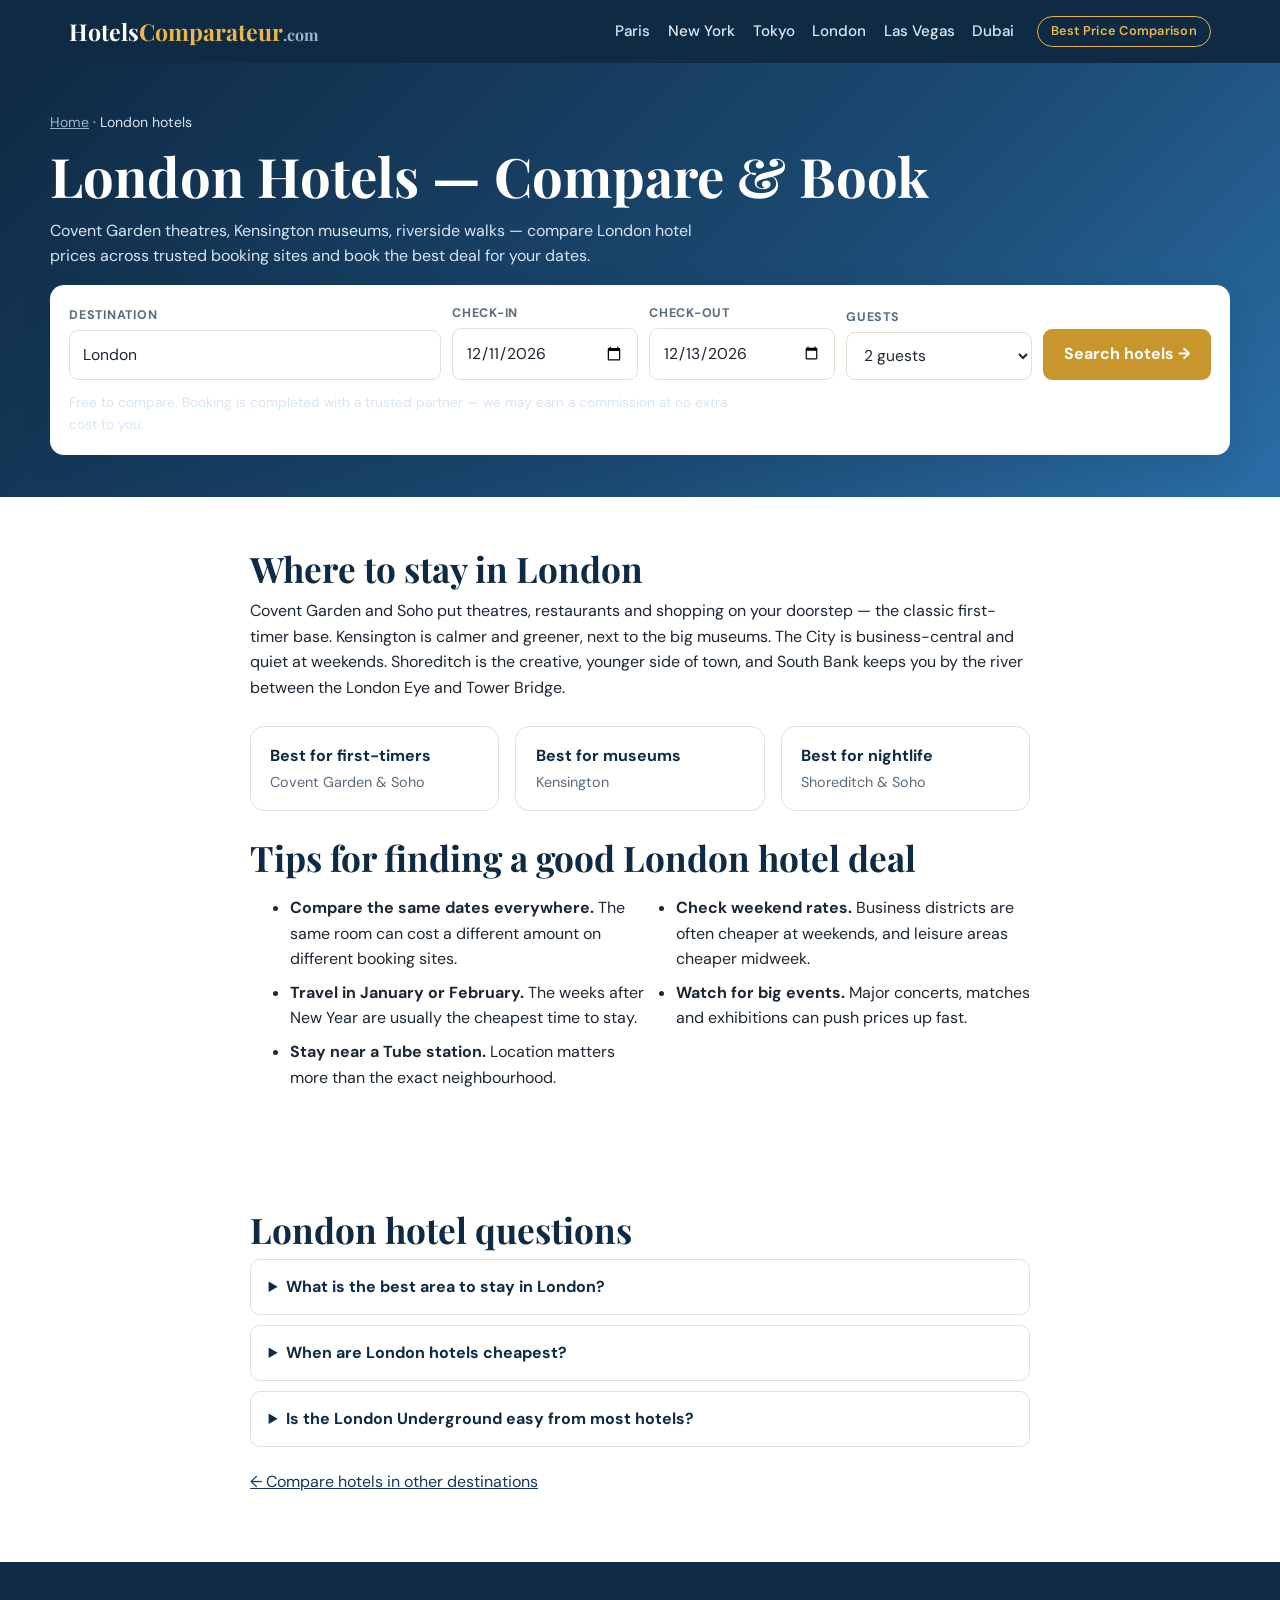
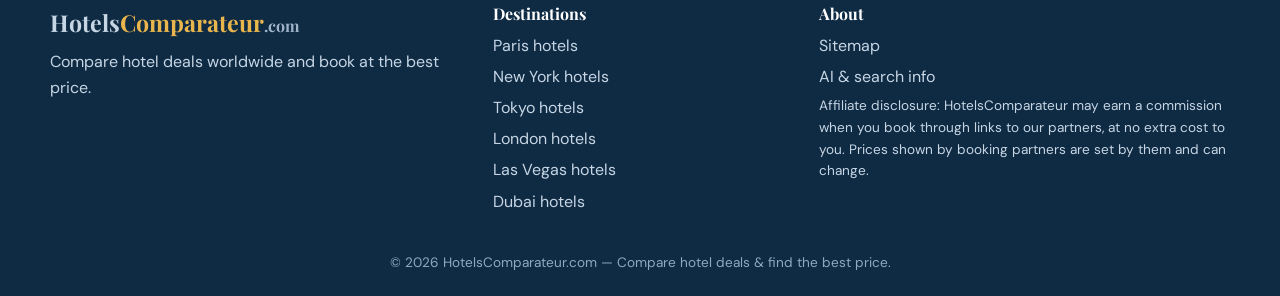
<file: destinations/london.html>
<!DOCTYPE html>
<html lang="en">
<head>
<meta charset="UTF-8" />
<meta name="viewport" content="width=device-width, initial-scale=1.0" />
<!-- Stay22 affiliate script -->
<script>
  (function (s, t, a, y, twenty, two) {
    s.Stay22 = s.Stay22 || {};
    s.Stay22.params = { lmaID: '6b01d56f33798bcf0979f6a5' };
    twenty = t.createElement(a);
    two = t.getElementsByTagName(a)[0];
    twenty.async = 1;
    twenty.src = y;
    two.parentNode.insertBefore(twenty, two);
  })(window, document, 'script', 'https://lma.stay22.com/letmeallez.js');
</script>
<title>London Hotels — Compare Deals &amp; Book the Best Price | HotelsComparateur</title>
<meta name="description" content="Compare London hotel deals and book the best price. From Covent Garden to Kensington — search trusted booking sites side by side on HotelsComparateur." />
<meta name="keywords" content="London hotels, hotels in London, London hotel deals, cheap hotels London, Kensington hotels, Covent Garden hotels, book hotel London" />
<meta name="robots" content="index, follow, max-image-preview:large" />
<link rel="canonical" href="https://www.hotelscomparateur.com/destinations/london.html" />
<meta property="og:title" content="London Hotels — Compare Deals &amp; Book the Best Price" />
<meta property="og:description" content="Compare London hotel prices across trusted booking sites and book the best deal for your trip." />
<meta property="og:url" content="https://www.hotelscomparateur.com/destinations/london.html" />
<meta property="og:type" content="website" />
<meta name="twitter:card" content="summary_large_image" />
<meta name="twitter:title" content="London Hotels — Compare Deals &amp; Book the Best Price" />
<meta name="twitter:description" content="Compare London hotel prices across trusted booking sites." />
<link rel="preconnect" href="https://fonts.googleapis.com" />
<link rel="preconnect" href="https://fonts.gstatic.com" crossorigin />
<link href="https://fonts.googleapis.com/css2?family=Playfair+Display:wght@400;600;700&family=DM+Sans:wght@300;400;500;600;700&display=swap" rel="stylesheet" />
<link rel="stylesheet" href="/style.css" />
<script type="application/ld+json">
{
  "@context": "https://schema.org",
  "@graph": [
    {
      "@type": "TouristDestination",
      "@id": "https://www.hotelscomparateur.com/destinations/london.html#place",
      "name": "London",
      "description": "London, UK — history on every street. Hotels from budget stays to grand icons in Covent Garden, Kensington, Soho and the City.",
      "address": { "@type": "PostalAddress", "addressLocality": "London", "addressCountry": "GB" },
      "touristType": "Sightseeing, theatre, food, museums"
    },
    {
      "@type": "FAQPage",
      "mainEntity": [
        { "@type": "Question", "name": "What is the best area to stay in London?", "acceptedAnswer": { "@type": "Answer", "text": "Covent Garden and Soho suit first-timers who want theatres, restaurants and sights on foot. Kensington suits museums and quieter streets. The City suits business trips, and Shoreditch suits a younger, creative scene." } },
        { "@type": "Question", "name": "When are London hotels cheapest?", "acceptedAnswer": { "@type": "Answer", "text": "January and February are usually the cheapest months. Summer and December run higher, and big events can spike prices, so compare early around those dates." } },
        { "@type": "Question", "name": "Is the London Underground easy from most hotels?", "acceptedAnswer": { "@type": "Answer", "text": "Yes — most central hotels are within a few minutes of a Tube station, and the network covers the whole city. Staying near a station matters more than the exact neighbourhood." } }
      ]
    }
  ]
}
</script>
</head>
<body>
<header class="site-header">
  <div class="header-inner">
    <a href="/" class="logo">Hotels<span>Comparateur</span><span class="logo-domain">.com</span></a>
    <nav class="main-nav" aria-label="Main navigation">
      <a href="/destinations/paris.html">Paris</a>
      <a href="/destinations/new-york.html">New York</a>
      <a href="/destinations/tokyo.html">Tokyo</a>
      <a href="/destinations/london.html">London</a>
      <a href="/destinations/las-vegas.html">Las Vegas</a>
      <a href="/destinations/dubai.html">Dubai</a>
    </nav>
    <div class="header-badge">Best Price Comparison</div>
  </div>
</header>

<section class="dest-hero">
  <div class="section-inner">
    <p class="breadcrumb"><a href="/" style="color:#9fb4c8">Home</a> · London hotels</p>
    <h1>London Hotels — Compare &amp; Book</h1>
    <p>Covent Garden theatres, Kensington museums, riverside walks — compare London hotel prices across trusted booking sites and book the best deal for your dates.</p>
    <form class="search-box" id="hotelSearch" action="#" method="get">
      <div class="search-row">
        <div class="field-group">
          <label class="field-label" for="destInput">Destination</label>
          <input class="field-input" id="destInput" type="text" value="London" autocomplete="off" required />
        </div>
        <div class="field-group">
          <label class="field-label" for="checkinInput">Check-in</label>
          <input class="field-input" id="checkinInput" type="date" required />
        </div>
        <div class="field-group">
          <label class="field-label" for="checkoutInput">Check-out</label>
          <input class="field-input" id="checkoutInput" type="date" required />
        </div>
        <div class="field-group">
          <label class="field-label" for="guestsInput">Guests</label>
          <select class="field-input" id="guestsInput">
            <option value="1">1 guest</option>
            <option value="2" selected>2 guests</option>
            <option value="3">3 guests</option>
            <option value="4">4 guests</option>
            <option value="5">5+ guests</option>
          </select>
        </div>
        <button class="btn-search" type="submit">Search hotels →</button>
      </div>
      <p class="search-note">Free to compare. Booking is completed with a trusted partner — we may earn a commission at no extra cost to you.</p>
    </form>
  </div>
</section>

<section class="section">
  <div class="section-inner narrow">
    <h2>Where to stay in London</h2>
    <p>Covent Garden and Soho put theatres, restaurants and shopping on your doorstep — the classic first-timer base. Kensington is calmer and greener, next to the big museums. The City is business-central and quiet at weekends. Shoreditch is the creative, younger side of town, and South Bank keeps you by the river between the London Eye and Tower Bridge.</p>
    <div class="facts">
      <div class="fact"><strong>Best for first-timers</strong><span>Covent Garden &amp; Soho</span></div>
      <div class="fact"><strong>Best for museums</strong><span>Kensington</span></div>
      <div class="fact"><strong>Best for nightlife</strong><span>Shoreditch &amp; Soho</span></div>
    </div>
    <h2>Tips for finding a good London hotel deal</h2>
    <ul class="area-list">
      <li><strong>Compare the same dates everywhere.</strong> The same room can cost a different amount on different booking sites.</li>
      <li><strong>Travel in January or February.</strong> The weeks after New Year are usually the cheapest time to stay.</li>
      <li><strong>Stay near a Tube station.</strong> Location matters more than the exact neighbourhood.</li>
      <li><strong>Check weekend rates.</strong> Business districts are often cheaper at weekends, and leisure areas cheaper midweek.</li>
      <li><strong>Watch for big events.</strong> Major concerts, matches and exhibitions can push prices up fast.</li>
    </ul>
  </div>
</section>

<section class="section section-alt">
  <div class="section-inner narrow">
    <h2>London hotel questions</h2>
    <div class="faq">
      <details><summary>What is the best area to stay in London?</summary><p>Covent Garden and Soho suit first-timers who want theatres, restaurants and sights on foot. Kensington suits museums and quieter streets. The City suits business trips, and Shoreditch suits a younger, creative scene.</p></details>
      <details><summary>When are London hotels cheapest?</summary><p>January and February are usually the cheapest months. Summer and December run higher, and big events can spike prices, so compare early around those dates.</p></details>
      <details><summary>Is the London Underground easy from most hotels?</summary><p>Yes — most central hotels are within a few minutes of a Tube station, and the network covers the whole city. Staying near a station matters more than the exact neighbourhood.</p></details>
    </div>
    <p style="margin-top:1.4rem"><a href="/">← Compare hotels in other destinations</a></p>
  </div>
</section>

<footer class="site-footer">
  <div class="footer-inner">
    <div class="footer-col">
      <a href="/" class="logo">Hotels<span>Comparateur</span><span class="logo-domain">.com</span></a>
      <p>Compare hotel deals worldwide and book at the best price.</p>
    </div>
    <div class="footer-col">
      <h4>Destinations</h4>
      <a href="/destinations/paris.html">Paris hotels</a>
      <a href="/destinations/new-york.html">New York hotels</a>
      <a href="/destinations/tokyo.html">Tokyo hotels</a>
      <a href="/destinations/london.html">London hotels</a>
      <a href="/destinations/las-vegas.html">Las Vegas hotels</a>
      <a href="/destinations/dubai.html">Dubai hotels</a>
    </div>
    <div class="footer-col">
      <h4>About</h4>
      <a href="/sitemap.xml">Sitemap</a>
      <a href="/llms.txt">AI &amp; search info</a>
      <p class="disclosure">Affiliate disclosure: HotelsComparateur may earn a commission when you book through links to our partners, at no extra cost to you. Prices shown by booking partners are set by them and can change.</p>
    </div>
  </div>
  <p class="copyright">© 2026 HotelsComparateur.com — Compare hotel deals &amp; find the best price.</p>
</footer>
<script src="/script.js"></script>
</body>
</html>
</file>
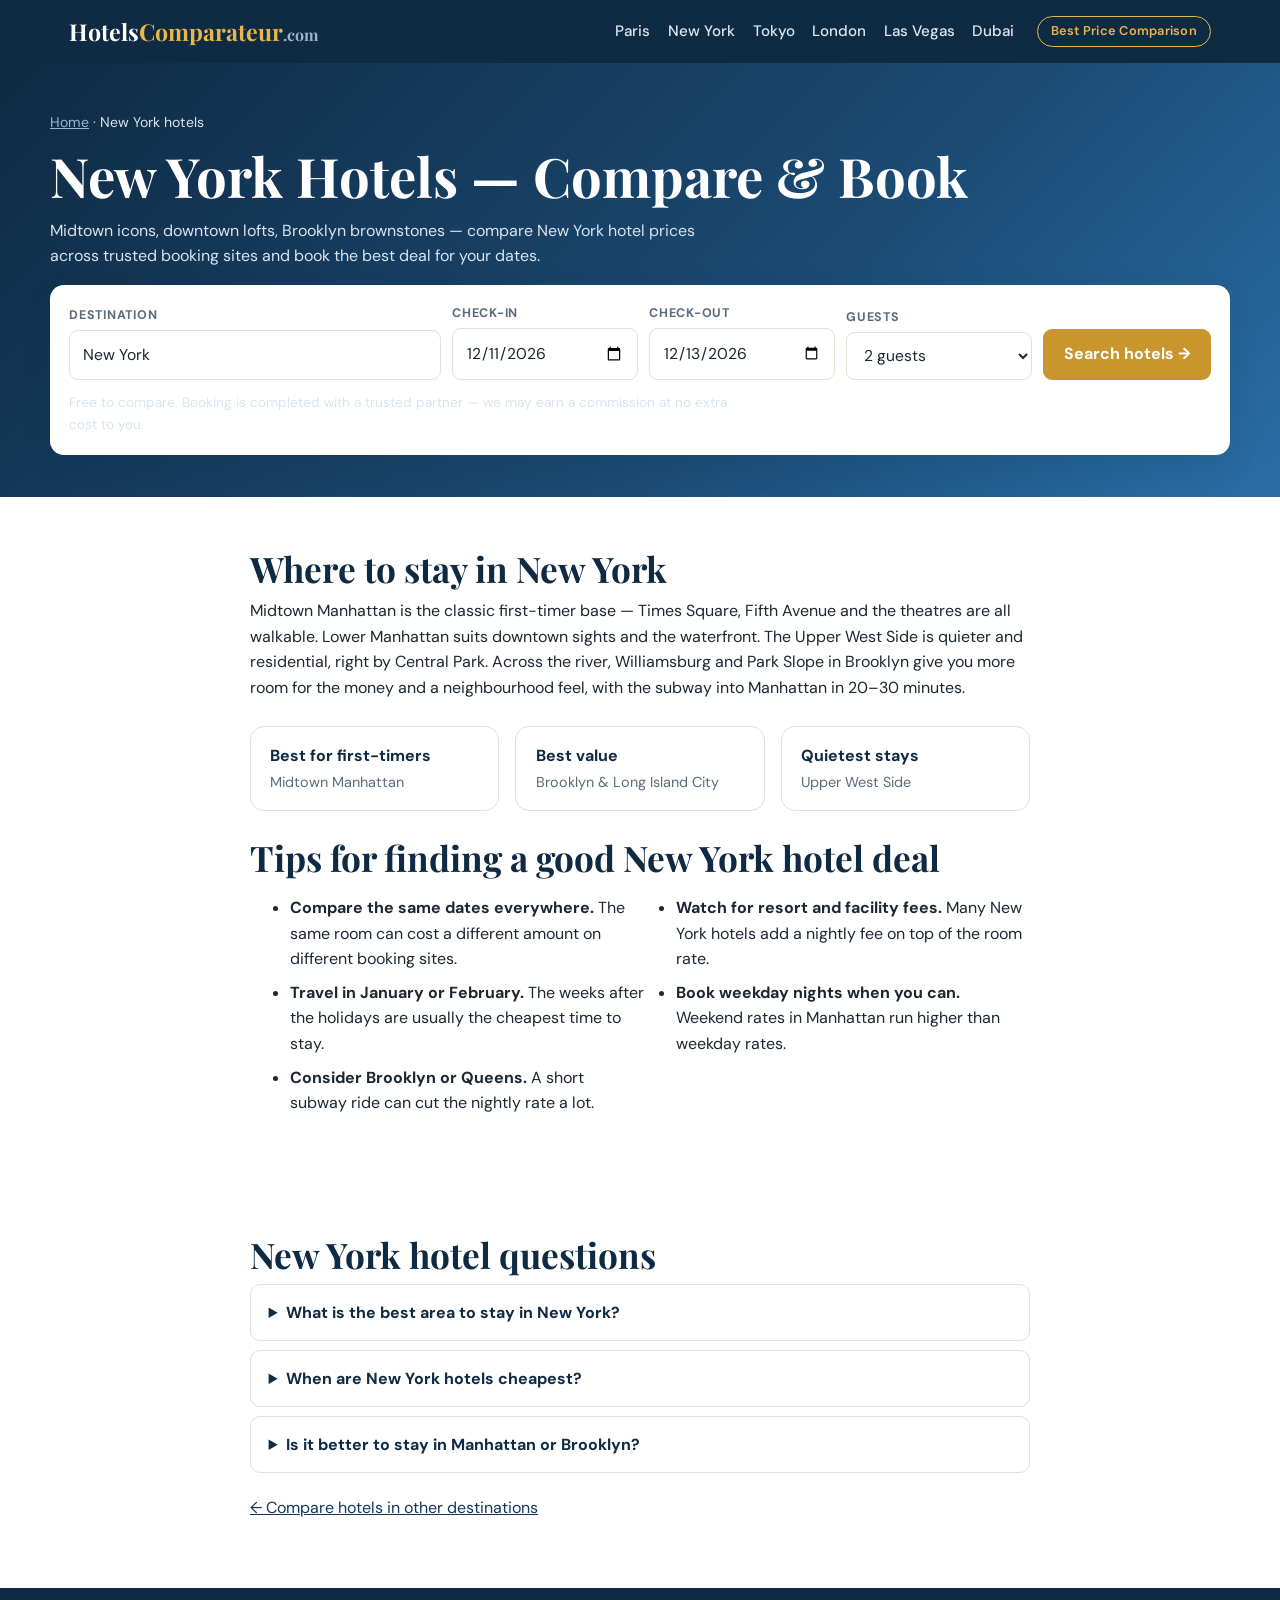
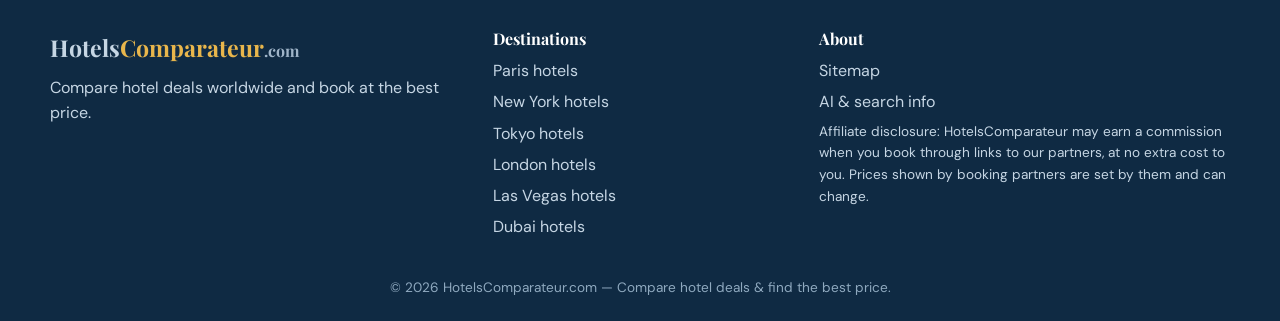
<file: destinations/new-york.html>
<!DOCTYPE html>
<html lang="en">
<head>
<meta charset="UTF-8" />
<meta name="viewport" content="width=device-width, initial-scale=1.0" />
<!-- Stay22 affiliate script -->
<script>
  (function (s, t, a, y, twenty, two) {
    s.Stay22 = s.Stay22 || {};
    s.Stay22.params = { lmaID: '6b01d56f33798bcf0979f6a5' };
    twenty = t.createElement(a);
    two = t.getElementsByTagName(a)[0];
    twenty.async = 1;
    twenty.src = y;
    two.parentNode.insertBefore(twenty, two);
  })(window, document, 'script', 'https://lma.stay22.com/letmeallez.js');
</script>
<title>New York Hotels — Compare Deals &amp; Book the Best Price | HotelsComparateur</title>
<meta name="description" content="Compare New York hotel deals and book the best price. From Midtown Manhattan to Brooklyn — search trusted booking sites side by side on HotelsComparateur." />
<meta name="keywords" content="New York hotels, hotels in New York, NYC hotel deals, cheap hotels New York, Manhattan hotels, Brooklyn hotels, book hotel NYC" />
<meta name="robots" content="index, follow, max-image-preview:large" />
<link rel="canonical" href="https://www.hotelscomparateur.com/destinations/new-york.html" />
<meta property="og:title" content="New York Hotels — Compare Deals &amp; Book the Best Price" />
<meta property="og:description" content="Compare New York hotel prices across trusted booking sites and book the best deal for your trip." />
<meta property="og:url" content="https://www.hotelscomparateur.com/destinations/new-york.html" />
<meta property="og:type" content="website" />
<meta name="twitter:card" content="summary_large_image" />
<meta name="twitter:title" content="New York Hotels — Compare Deals &amp; Book the Best Price" />
<meta name="twitter:description" content="Compare New York hotel prices across trusted booking sites." />
<link rel="preconnect" href="https://fonts.googleapis.com" />
<link rel="preconnect" href="https://fonts.gstatic.com" crossorigin />
<link href="https://fonts.googleapis.com/css2?family=Playfair+Display:wght@400;600;700&family=DM+Sans:wght@300;400;500;600;700&display=swap" rel="stylesheet" />
<link rel="stylesheet" href="/style.css" />
<script type="application/ld+json">
{
  "@context": "https://schema.org",
  "@graph": [
    {
      "@type": "TouristDestination",
      "@id": "https://www.hotelscomparateur.com/destinations/new-york.html#place",
      "name": "New York City",
      "description": "New York City, USA — Manhattan, Brooklyn and beyond. Hotels from budget stays to five-star icons near Times Square, Central Park and the High Line.",
      "address": { "@type": "PostalAddress", "addressLocality": "New York", "addressRegion": "NY", "addressCountry": "US" },
      "touristType": "Sightseeing, shows, food, shopping"
    },
    {
      "@type": "FAQPage",
      "mainEntity": [
        { "@type": "Question", "name": "What is the best area to stay in New York?", "acceptedAnswer": { "@type": "Answer", "text": "Midtown Manhattan suits first-timers who want the sights close by. Lower Manhattan suits downtown and the Financial District, the Upper West Side suits a quieter residential feel near Central Park, and Brooklyn (Williamsburg, Park Slope) suits more space for the money." } },
        { "@type": "Question", "name": "When are New York hotels cheapest?", "acceptedAnswer": { "@type": "Answer", "text": "January and February are usually the cheapest months, after the holidays. Summer weekends and December (holiday season) are the most expensive. Weekday stays are often cheaper than weekends." } },
        { "@type": "Question", "name": "Is it better to stay in Manhattan or Brooklyn?", "acceptedAnswer": { "@type": "Answer", "text": "Manhattan keeps you closest to the main sights and the subway runs everywhere. Brooklyn often gives you a bigger room for the same price and a more local feel, with a 20–30 minute subway ride into Manhattan." } }
      ]
    }
  ]
}
</script>
</head>
<body>
<header class="site-header">
  <div class="header-inner">
    <a href="/" class="logo">Hotels<span>Comparateur</span><span class="logo-domain">.com</span></a>
    <nav class="main-nav" aria-label="Main navigation">
      <a href="/destinations/paris.html">Paris</a>
      <a href="/destinations/new-york.html">New York</a>
      <a href="/destinations/tokyo.html">Tokyo</a>
      <a href="/destinations/london.html">London</a>
      <a href="/destinations/las-vegas.html">Las Vegas</a>
      <a href="/destinations/dubai.html">Dubai</a>
    </nav>
    <div class="header-badge">Best Price Comparison</div>
  </div>
</header>

<section class="dest-hero">
  <div class="section-inner">
    <p class="breadcrumb"><a href="/" style="color:#9fb4c8">Home</a> · New York hotels</p>
    <h1>New York Hotels — Compare &amp; Book</h1>
    <p>Midtown icons, downtown lofts, Brooklyn brownstones — compare New York hotel prices across trusted booking sites and book the best deal for your dates.</p>
    <form class="search-box" id="hotelSearch" action="#" method="get">
      <div class="search-row">
        <div class="field-group">
          <label class="field-label" for="destInput">Destination</label>
          <input class="field-input" id="destInput" type="text" value="New York" autocomplete="off" required />
        </div>
        <div class="field-group">
          <label class="field-label" for="checkinInput">Check-in</label>
          <input class="field-input" id="checkinInput" type="date" required />
        </div>
        <div class="field-group">
          <label class="field-label" for="checkoutInput">Check-out</label>
          <input class="field-input" id="checkoutInput" type="date" required />
        </div>
        <div class="field-group">
          <label class="field-label" for="guestsInput">Guests</label>
          <select class="field-input" id="guestsInput">
            <option value="1">1 guest</option>
            <option value="2" selected>2 guests</option>
            <option value="3">3 guests</option>
            <option value="4">4 guests</option>
            <option value="5">5+ guests</option>
          </select>
        </div>
        <button class="btn-search" type="submit">Search hotels →</button>
      </div>
      <p class="search-note">Free to compare. Booking is completed with a trusted partner — we may earn a commission at no extra cost to you.</p>
    </form>
  </div>
</section>

<section class="section">
  <div class="section-inner narrow">
    <h2>Where to stay in New York</h2>
    <p>Midtown Manhattan is the classic first-timer base — Times Square, Fifth Avenue and the theatres are all walkable. Lower Manhattan suits downtown sights and the waterfront. The Upper West Side is quieter and residential, right by Central Park. Across the river, Williamsburg and Park Slope in Brooklyn give you more room for the money and a neighbourhood feel, with the subway into Manhattan in 20–30 minutes.</p>
    <div class="facts">
      <div class="fact"><strong>Best for first-timers</strong><span>Midtown Manhattan</span></div>
      <div class="fact"><strong>Best value</strong><span>Brooklyn &amp; Long Island City</span></div>
      <div class="fact"><strong>Quietest stays</strong><span>Upper West Side</span></div>
    </div>
    <h2>Tips for finding a good New York hotel deal</h2>
    <ul class="area-list">
      <li><strong>Compare the same dates everywhere.</strong> The same room can cost a different amount on different booking sites.</li>
      <li><strong>Travel in January or February.</strong> The weeks after the holidays are usually the cheapest time to stay.</li>
      <li><strong>Consider Brooklyn or Queens.</strong> A short subway ride can cut the nightly rate a lot.</li>
      <li><strong>Watch for resort and facility fees.</strong> Many New York hotels add a nightly fee on top of the room rate.</li>
      <li><strong>Book weekday nights when you can.</strong> Weekend rates in Manhattan run higher than weekday rates.</li>
    </ul>
  </div>
</section>

<section class="section section-alt">
  <div class="section-inner narrow">
    <h2>New York hotel questions</h2>
    <div class="faq">
      <details><summary>What is the best area to stay in New York?</summary><p>Midtown Manhattan suits first-timers who want the sights close by. Lower Manhattan suits downtown and the Financial District, the Upper West Side suits a quieter residential feel near Central Park, and Brooklyn (Williamsburg, Park Slope) suits more space for the money.</p></details>
      <details><summary>When are New York hotels cheapest?</summary><p>January and February are usually the cheapest months, after the holidays. Summer weekends and December (holiday season) are the most expensive. Weekday stays are often cheaper than weekends.</p></details>
      <details><summary>Is it better to stay in Manhattan or Brooklyn?</summary><p>Manhattan keeps you closest to the main sights and the subway runs everywhere. Brooklyn often gives you a bigger room for the same price and a more local feel, with a 20–30 minute subway ride into Manhattan.</p></details>
    </div>
    <p style="margin-top:1.4rem"><a href="/">← Compare hotels in other destinations</a></p>
  </div>
</section>

<footer class="site-footer">
  <div class="footer-inner">
    <div class="footer-col">
      <a href="/" class="logo">Hotels<span>Comparateur</span><span class="logo-domain">.com</span></a>
      <p>Compare hotel deals worldwide and book at the best price.</p>
    </div>
    <div class="footer-col">
      <h4>Destinations</h4>
      <a href="/destinations/paris.html">Paris hotels</a>
      <a href="/destinations/new-york.html">New York hotels</a>
      <a href="/destinations/tokyo.html">Tokyo hotels</a>
      <a href="/destinations/london.html">London hotels</a>
      <a href="/destinations/las-vegas.html">Las Vegas hotels</a>
      <a href="/destinations/dubai.html">Dubai hotels</a>
    </div>
    <div class="footer-col">
      <h4>About</h4>
      <a href="/sitemap.xml">Sitemap</a>
      <a href="/llms.txt">AI &amp; search info</a>
      <p class="disclosure">Affiliate disclosure: HotelsComparateur may earn a commission when you book through links to our partners, at no extra cost to you. Prices shown by booking partners are set by them and can change.</p>
    </div>
  </div>
  <p class="copyright">© 2026 HotelsComparateur.com — Compare hotel deals &amp; find the best price.</p>
</footer>
<script src="/script.js"></script>
</body>
</html>
</file>
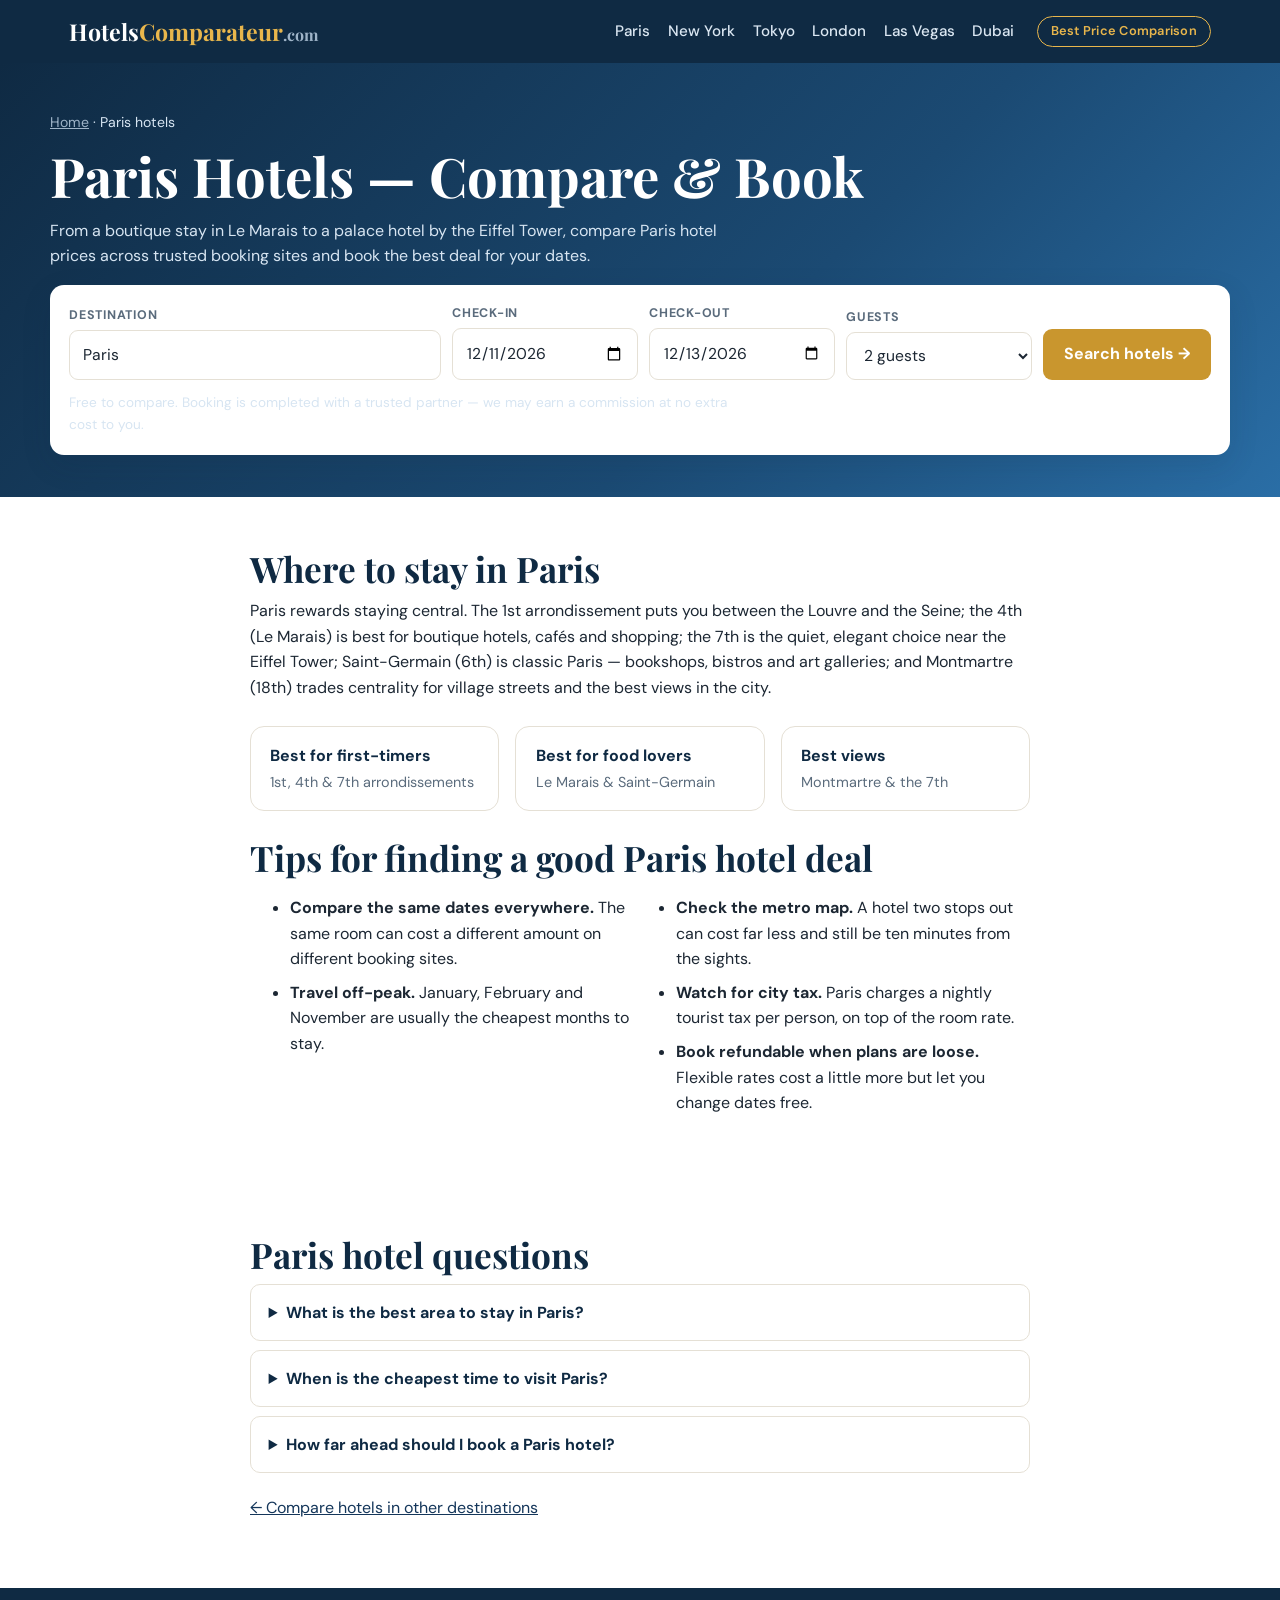
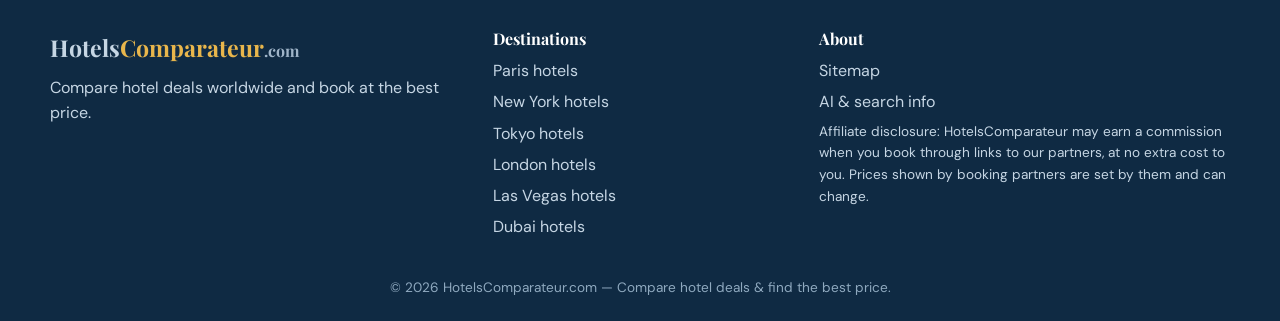
<file: destinations/paris.html>
<!DOCTYPE html>
<html lang="en">
<head>
<meta charset="UTF-8" />
<meta name="viewport" content="width=device-width, initial-scale=1.0" />
<!-- Stay22 affiliate script -->
<script>
  (function (s, t, a, y, twenty, two) {
    s.Stay22 = s.Stay22 || {};
    s.Stay22.params = { lmaID: '6b01d56f33798bcf0979f6a5' };
    twenty = t.createElement(a);
    two = t.getElementsByTagName(a)[0];
    twenty.async = 1;
    twenty.src = y;
    two.parentNode.insertBefore(twenty, two);
  })(window, document, 'script', 'https://lma.stay22.com/letmeallez.js');
</script>
<title>Paris Hotels — Compare Deals &amp; Book the Best Price | HotelsComparateur</title>
<meta name="description" content="Compare Paris hotel deals and book the best price. From boutique stays in Le Marais to luxury hotels near the Eiffel Tower — search trusted booking sites side by side on HotelsComparateur." />
<meta name="keywords" content="Paris hotels, hotels in Paris, Paris hotel deals, cheap hotels Paris, luxury hotels Paris, book hotel Paris, Paris accommodation" />
<meta name="robots" content="index, follow, max-image-preview:large" />
<link rel="canonical" href="https://www.hotelscomparateur.com/destinations/paris.html" />
<meta property="og:title" content="Paris Hotels — Compare Deals &amp; Book the Best Price" />
<meta property="og:description" content="Compare Paris hotel prices across trusted booking sites and book the best deal for your trip." />
<meta property="og:url" content="https://www.hotelscomparateur.com/destinations/paris.html" />
<meta property="og:type" content="website" />
<meta name="twitter:card" content="summary_large_image" />
<meta name="twitter:title" content="Paris Hotels — Compare Deals &amp; Book the Best Price" />
<meta name="twitter:description" content="Compare Paris hotel prices across trusted booking sites." />
<link rel="preconnect" href="https://fonts.googleapis.com" />
<link rel="preconnect" href="https://fonts.gstatic.com" crossorigin />
<link href="https://fonts.googleapis.com/css2?family=Playfair+Display:wght@400;600;700&family=DM+Sans:wght@300;400;500;600;700&display=swap" rel="stylesheet" />
<link rel="stylesheet" href="/style.css" />
<script type="application/ld+json">
{
  "@context": "https://schema.org",
  "@graph": [
    {
      "@type": "TouristDestination",
      "@id": "https://www.hotelscomparateur.com/destinations/paris.html#place",
      "name": "Paris",
      "description": "Paris, France — the City of Light. Hotels from budget stays to palace hotels, near the Eiffel Tower, the Louvre and Le Marais.",
      "address": { "@type": "PostalAddress", "addressLocality": "Paris", "addressCountry": "FR" },
      "touristType": "Sightseeing, culture, food, romance"
    },
    {
      "@type": "FAQPage",
      "mainEntity": [
        { "@type": "Question", "name": "What is the best area to stay in Paris?", "acceptedAnswer": { "@type": "Answer", "text": "First-time visitors often pick the 1st, 4th or 7th arrondissements for sightseeing on foot. Le Marais suits boutique stays and food lovers, Saint-Germain suits a classic Paris feel, and Montmartre suits village charm with views." } },
        { "@type": "Question", "name": "When is the cheapest time to visit Paris?", "acceptedAnswer": { "@type": "Answer", "text": "January, February and November are usually the quietest months, with lower hotel prices. Spring and autumn offer the best balance of weather and rates, while summer and December are the busiest." } },
        { "@type": "Question", "name": "How far ahead should I book a Paris hotel?", "acceptedAnswer": { "@type": "Answer", "text": "For the best choice, book several weeks ahead, especially for spring and summer. Comparing prices across booking sites first usually finds a better rate than booking the first price you see." } }
      ]
    }
  ]
}
</script>
</head>
<body>
<header class="site-header">
  <div class="header-inner">
    <a href="/" class="logo">Hotels<span>Comparateur</span><span class="logo-domain">.com</span></a>
    <nav class="main-nav" aria-label="Main navigation">
      <a href="/destinations/paris.html">Paris</a>
      <a href="/destinations/new-york.html">New York</a>
      <a href="/destinations/tokyo.html">Tokyo</a>
      <a href="/destinations/london.html">London</a>
      <a href="/destinations/las-vegas.html">Las Vegas</a>
      <a href="/destinations/dubai.html">Dubai</a>
    </nav>
    <div class="header-badge">Best Price Comparison</div>
  </div>
</header>

<section class="dest-hero">
  <div class="section-inner">
    <p class="breadcrumb"><a href="/" style="color:#9fb4c8">Home</a> · Paris hotels</p>
    <h1>Paris Hotels — Compare &amp; Book</h1>
    <p>From a boutique stay in Le Marais to a palace hotel by the Eiffel Tower, compare Paris hotel prices across trusted booking sites and book the best deal for your dates.</p>
    <form class="search-box" id="hotelSearch" action="#" method="get">
      <div class="search-row">
        <div class="field-group">
          <label class="field-label" for="destInput">Destination</label>
          <input class="field-input" id="destInput" type="text" value="Paris" autocomplete="off" required />
        </div>
        <div class="field-group">
          <label class="field-label" for="checkinInput">Check-in</label>
          <input class="field-input" id="checkinInput" type="date" required />
        </div>
        <div class="field-group">
          <label class="field-label" for="checkoutInput">Check-out</label>
          <input class="field-input" id="checkoutInput" type="date" required />
        </div>
        <div class="field-group">
          <label class="field-label" for="guestsInput">Guests</label>
          <select class="field-input" id="guestsInput">
            <option value="1">1 guest</option>
            <option value="2" selected>2 guests</option>
            <option value="3">3 guests</option>
            <option value="4">4 guests</option>
            <option value="5">5+ guests</option>
          </select>
        </div>
        <button class="btn-search" type="submit">Search hotels →</button>
      </div>
      <p class="search-note">Free to compare. Booking is completed with a trusted partner — we may earn a commission at no extra cost to you.</p>
    </form>
  </div>
</section>

<section class="section">
  <div class="section-inner narrow">
    <h2>Where to stay in Paris</h2>
    <p>Paris rewards staying central. The 1st arrondissement puts you between the Louvre and the Seine; the 4th (Le Marais) is best for boutique hotels, cafés and shopping; the 7th is the quiet, elegant choice near the Eiffel Tower; Saint-Germain (6th) is classic Paris — bookshops, bistros and art galleries; and Montmartre (18th) trades centrality for village streets and the best views in the city.</p>
    <div class="facts">
      <div class="fact"><strong>Best for first-timers</strong><span>1st, 4th &amp; 7th arrondissements</span></div>
      <div class="fact"><strong>Best for food lovers</strong><span>Le Marais &amp; Saint-Germain</span></div>
      <div class="fact"><strong>Best views</strong><span>Montmartre &amp; the 7th</span></div>
    </div>
    <h2>Tips for finding a good Paris hotel deal</h2>
    <ul class="area-list">
      <li><strong>Compare the same dates everywhere.</strong> The same room can cost a different amount on different booking sites.</li>
      <li><strong>Travel off-peak.</strong> January, February and November are usually the cheapest months to stay.</li>
      <li><strong>Check the metro map.</strong> A hotel two stops out can cost far less and still be ten minutes from the sights.</li>
      <li><strong>Watch for city tax.</strong> Paris charges a nightly tourist tax per person, on top of the room rate.</li>
      <li><strong>Book refundable when plans are loose.</strong> Flexible rates cost a little more but let you change dates free.</li>
    </ul>
  </div>
</section>

<section class="section section-alt">
  <div class="section-inner narrow">
    <h2>Paris hotel questions</h2>
    <div class="faq">
      <details><summary>What is the best area to stay in Paris?</summary><p>First-time visitors often pick the 1st, 4th or 7th arrondissements for sightseeing on foot. Le Marais suits boutique stays and food lovers, Saint-Germain suits a classic Paris feel, and Montmartre suits village charm with views.</p></details>
      <details><summary>When is the cheapest time to visit Paris?</summary><p>January, February and November are usually the quietest months, with lower hotel prices. Spring and autumn offer the best balance of weather and rates, while summer and December are the busiest.</p></details>
      <details><summary>How far ahead should I book a Paris hotel?</summary><p>For the best choice, book several weeks ahead, especially for spring and summer. Comparing prices across booking sites first usually finds a better rate than booking the first price you see.</p></details>
    </div>
    <p style="margin-top:1.4rem"><a href="/">← Compare hotels in other destinations</a></p>
  </div>
</section>

<footer class="site-footer">
  <div class="footer-inner">
    <div class="footer-col">
      <a href="/" class="logo">Hotels<span>Comparateur</span><span class="logo-domain">.com</span></a>
      <p>Compare hotel deals worldwide and book at the best price.</p>
    </div>
    <div class="footer-col">
      <h4>Destinations</h4>
      <a href="/destinations/paris.html">Paris hotels</a>
      <a href="/destinations/new-york.html">New York hotels</a>
      <a href="/destinations/tokyo.html">Tokyo hotels</a>
      <a href="/destinations/london.html">London hotels</a>
      <a href="/destinations/las-vegas.html">Las Vegas hotels</a>
      <a href="/destinations/dubai.html">Dubai hotels</a>
    </div>
    <div class="footer-col">
      <h4>About</h4>
      <a href="/sitemap.xml">Sitemap</a>
      <a href="/llms.txt">AI &amp; search info</a>
      <p class="disclosure">Affiliate disclosure: HotelsComparateur may earn a commission when you book through links to our partners, at no extra cost to you. Prices shown by booking partners are set by them and can change.</p>
    </div>
  </div>
  <p class="copyright">© 2026 HotelsComparateur.com — Compare hotel deals &amp; find the best price.</p>
</footer>
<script src="/script.js"></script>
</body>
</html>
</file>
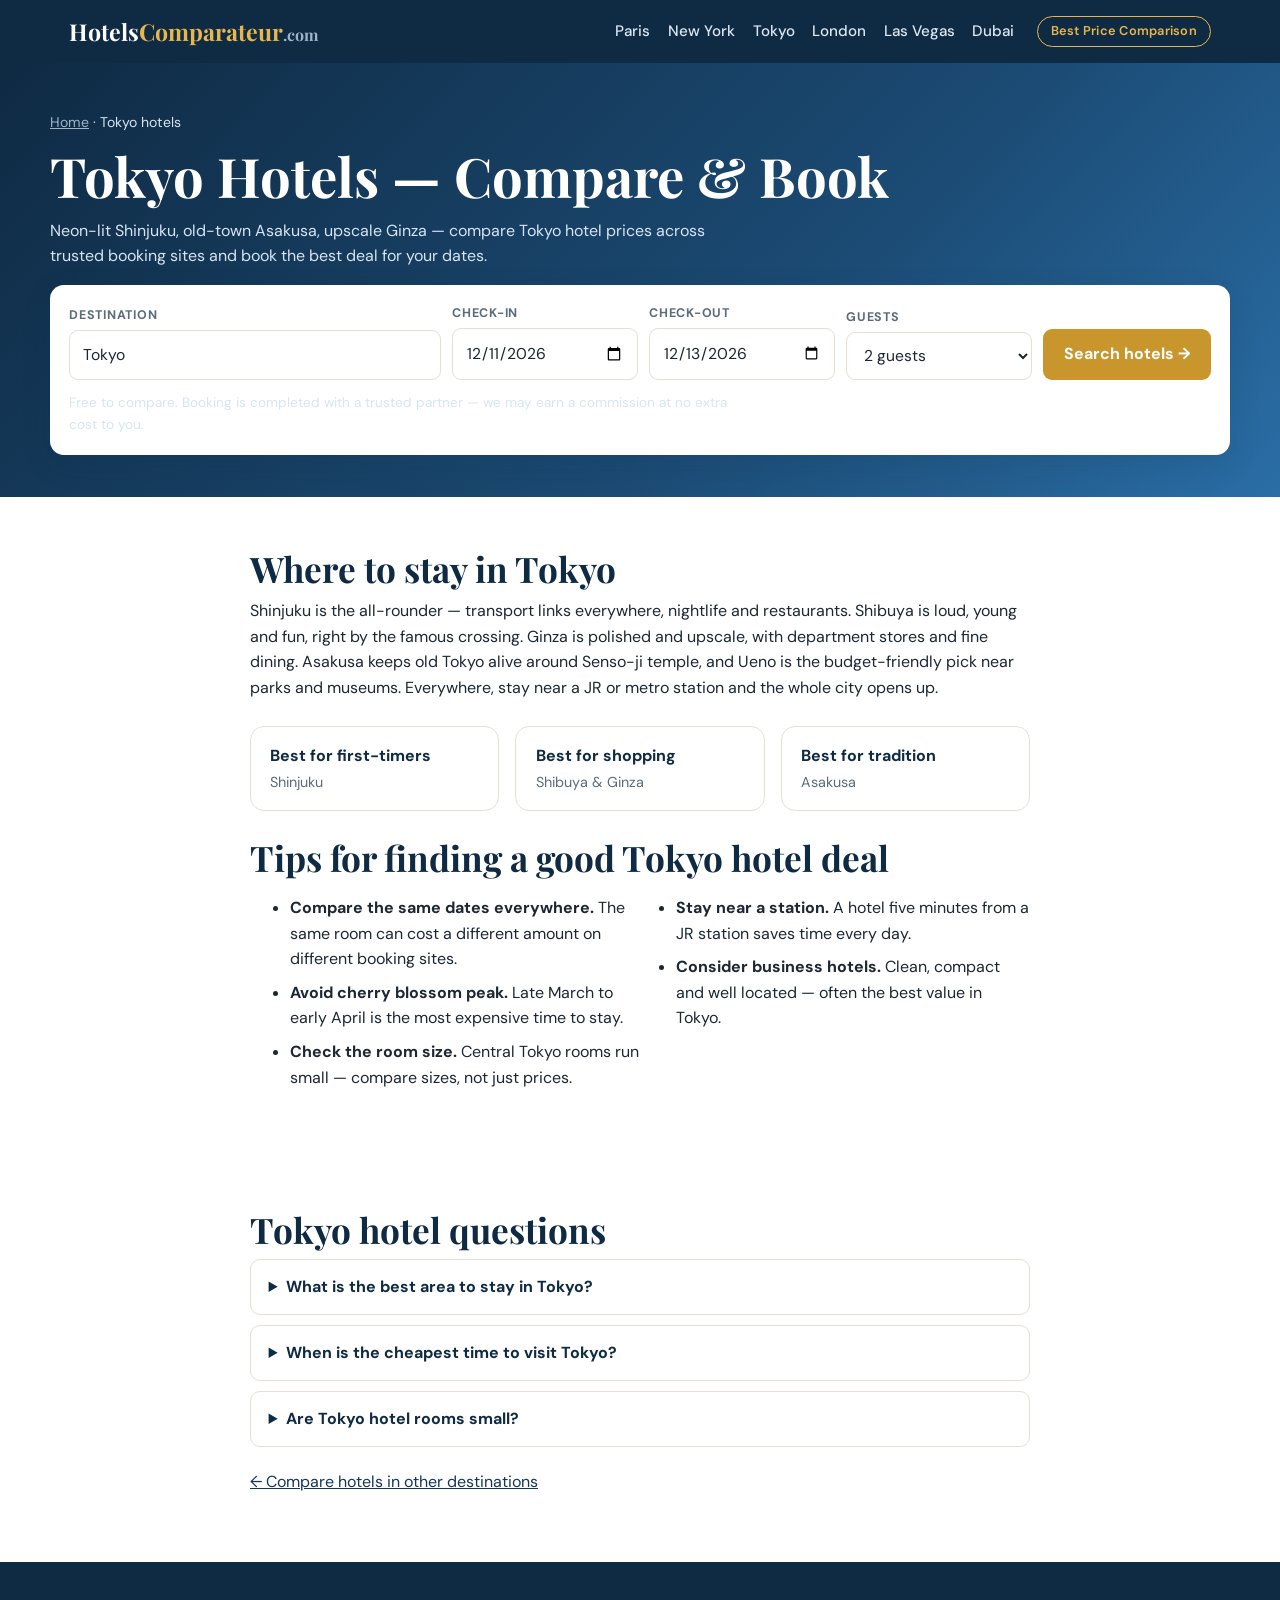
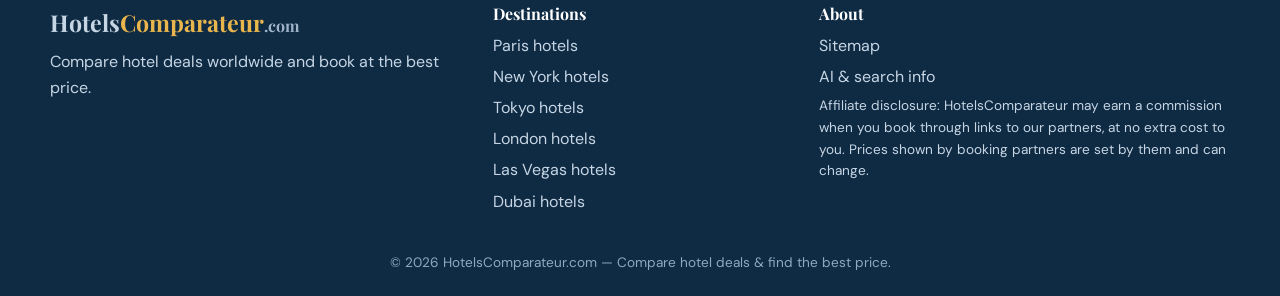
<file: destinations/tokyo.html>
<!DOCTYPE html>
<html lang="en">
<head>
<meta charset="UTF-8" />
<meta name="viewport" content="width=device-width, initial-scale=1.0" />
<!-- Stay22 affiliate script -->
<script>
  (function (s, t, a, y, twenty, two) {
    s.Stay22 = s.Stay22 || {};
    s.Stay22.params = { lmaID: '6b01d56f33798bcf0979f6a5' };
    twenty = t.createElement(a);
    two = t.getElementsByTagName(a)[0];
    twenty.async = 1;
    twenty.src = y;
    two.parentNode.insertBefore(twenty, two);
  })(window, document, 'script', 'https://lma.stay22.com/letmeallez.js');
</script>
<title>Tokyo Hotels — Compare Deals &amp; Book the Best Price | HotelsComparateur</title>
<meta name="description" content="Compare Tokyo hotel deals and book the best price. From Shinjuku and Shibuya to Asakusa and Ginza — search trusted booking sites side by side on HotelsComparateur." />
<meta name="keywords" content="Tokyo hotels, hotels in Tokyo, Tokyo hotel deals, cheap hotels Tokyo, Shinjuku hotels, Shibuya hotels, book hotel Tokyo" />
<meta name="robots" content="index, follow, max-image-preview:large" />
<link rel="canonical" href="https://www.hotelscomparateur.com/destinations/tokyo.html" />
<meta property="og:title" content="Tokyo Hotels — Compare Deals &amp; Book the Best Price" />
<meta property="og:description" content="Compare Tokyo hotel prices across trusted booking sites and book the best deal for your trip." />
<meta property="og:url" content="https://www.hotelscomparateur.com/destinations/tokyo.html" />
<meta property="og:type" content="website" />
<meta name="twitter:card" content="summary_large_image" />
<meta name="twitter:title" content="Tokyo Hotels — Compare Deals &amp; Book the Best Price" />
<meta name="twitter:description" content="Compare Tokyo hotel prices across trusted booking sites." />
<link rel="preconnect" href="https://fonts.googleapis.com" />
<link rel="preconnect" href="https://fonts.gstatic.com" crossorigin />
<link href="https://fonts.googleapis.com/css2?family=Playfair+Display:wght@400;600;700&family=DM+Sans:wght@300;400;500;600;700&display=swap" rel="stylesheet" />
<link rel="stylesheet" href="/style.css" />
<script type="application/ld+json">
{
  "@context": "https://schema.org",
  "@graph": [
    {
      "@type": "TouristDestination",
      "@id": "https://www.hotelscomparateur.com/destinations/tokyo.html#place",
      "name": "Tokyo",
      "description": "Tokyo, Japan — neon districts, quiet temples, world-class food. Hotels from capsule stays to luxury towers in Shinjuku, Shibuya, Ginza and Asakusa.",
      "address": { "@type": "PostalAddress", "addressLocality": "Tokyo", "addressCountry": "JP" },
      "touristType": "Sightseeing, food, culture, shopping"
    },
    {
      "@type": "FAQPage",
      "mainEntity": [
        { "@type": "Question", "name": "What is the best area to stay in Tokyo?", "acceptedAnswer": { "@type": "Answer", "text": "Shinjuku suits first-timers who want transport links and nightlife. Shibuya suits energy and shopping. Ginza suits upscale stays. Asakusa suits traditional streets and temples, and Ueno suits budget stays near parks and museums." } },
        { "@type": "Question", "name": "When is the cheapest time to visit Tokyo?", "acceptedAnswer": { "@type": "Answer", "text": "January and February (outside New Year) and the rainy season in June are usually the cheapest times. Cherry blossom season in late March to early April and autumn leaves in November are the most expensive." } },
        { "@type": "Question", "name": "Are Tokyo hotel rooms small?", "acceptedAnswer": { "@type": "Answer", "text": "Rooms in central Tokyo are often smaller than in the US or Europe, especially in budget hotels. If space matters, compare room sizes when you book, or look at hotels in quieter districts where rooms tend to be larger for the same price." } }
      ]
    }
  ]
}
</script>
</head>
<body>
<header class="site-header">
  <div class="header-inner">
    <a href="/" class="logo">Hotels<span>Comparateur</span><span class="logo-domain">.com</span></a>
    <nav class="main-nav" aria-label="Main navigation">
      <a href="/destinations/paris.html">Paris</a>
      <a href="/destinations/new-york.html">New York</a>
      <a href="/destinations/tokyo.html">Tokyo</a>
      <a href="/destinations/london.html">London</a>
      <a href="/destinations/las-vegas.html">Las Vegas</a>
      <a href="/destinations/dubai.html">Dubai</a>
    </nav>
    <div class="header-badge">Best Price Comparison</div>
  </div>
</header>

<section class="dest-hero">
  <div class="section-inner">
    <p class="breadcrumb"><a href="/" style="color:#9fb4c8">Home</a> · Tokyo hotels</p>
    <h1>Tokyo Hotels — Compare &amp; Book</h1>
    <p>Neon-lit Shinjuku, old-town Asakusa, upscale Ginza — compare Tokyo hotel prices across trusted booking sites and book the best deal for your dates.</p>
    <form class="search-box" id="hotelSearch" action="#" method="get">
      <div class="search-row">
        <div class="field-group">
          <label class="field-label" for="destInput">Destination</label>
          <input class="field-input" id="destInput" type="text" value="Tokyo" autocomplete="off" required />
        </div>
        <div class="field-group">
          <label class="field-label" for="checkinInput">Check-in</label>
          <input class="field-input" id="checkinInput" type="date" required />
        </div>
        <div class="field-group">
          <label class="field-label" for="checkoutInput">Check-out</label>
          <input class="field-input" id="checkoutInput" type="date" required />
        </div>
        <div class="field-group">
          <label class="field-label" for="guestsInput">Guests</label>
          <select class="field-input" id="guestsInput">
            <option value="1">1 guest</option>
            <option value="2" selected>2 guests</option>
            <option value="3">3 guests</option>
            <option value="4">4 guests</option>
            <option value="5">5+ guests</option>
          </select>
        </div>
        <button class="btn-search" type="submit">Search hotels →</button>
      </div>
      <p class="search-note">Free to compare. Booking is completed with a trusted partner — we may earn a commission at no extra cost to you.</p>
    </form>
  </div>
</section>

<section class="section">
  <div class="section-inner narrow">
    <h2>Where to stay in Tokyo</h2>
    <p>Shinjuku is the all-rounder — transport links everywhere, nightlife and restaurants. Shibuya is loud, young and fun, right by the famous crossing. Ginza is polished and upscale, with department stores and fine dining. Asakusa keeps old Tokyo alive around Senso-ji temple, and Ueno is the budget-friendly pick near parks and museums. Everywhere, stay near a JR or metro station and the whole city opens up.</p>
    <div class="facts">
      <div class="fact"><strong>Best for first-timers</strong><span>Shinjuku</span></div>
      <div class="fact"><strong>Best for shopping</strong><span>Shibuya &amp; Ginza</span></div>
      <div class="fact"><strong>Best for tradition</strong><span>Asakusa</span></div>
    </div>
    <h2>Tips for finding a good Tokyo hotel deal</h2>
    <ul class="area-list">
      <li><strong>Compare the same dates everywhere.</strong> The same room can cost a different amount on different booking sites.</li>
      <li><strong>Avoid cherry blossom peak.</strong> Late March to early April is the most expensive time to stay.</li>
      <li><strong>Check the room size.</strong> Central Tokyo rooms run small — compare sizes, not just prices.</li>
      <li><strong>Stay near a station.</strong> A hotel five minutes from a JR station saves time every day.</li>
      <li><strong>Consider business hotels.</strong> Clean, compact and well located — often the best value in Tokyo.</li>
    </ul>
  </div>
</section>

<section class="section section-alt">
  <div class="section-inner narrow">
    <h2>Tokyo hotel questions</h2>
    <div class="faq">
      <details><summary>What is the best area to stay in Tokyo?</summary><p>Shinjuku suits first-timers who want transport links and nightlife. Shibuya suits energy and shopping. Ginza suits upscale stays. Asakusa suits traditional streets and temples, and Ueno suits budget stays near parks and museums.</p></details>
      <details><summary>When is the cheapest time to visit Tokyo?</summary><p>January and February (outside New Year) and the rainy season in June are usually the cheapest times. Cherry blossom season in late March to early April and autumn leaves in November are the most expensive.</p></details>
      <details><summary>Are Tokyo hotel rooms small?</summary><p>Rooms in central Tokyo are often smaller than in the US or Europe, especially in budget hotels. If space matters, compare room sizes when you book, or look at hotels in quieter districts where rooms tend to be larger for the same price.</p></details>
    </div>
    <p style="margin-top:1.4rem"><a href="/">← Compare hotels in other destinations</a></p>
  </div>
</section>

<footer class="site-footer">
  <div class="footer-inner">
    <div class="footer-col">
      <a href="/" class="logo">Hotels<span>Comparateur</span><span class="logo-domain">.com</span></a>
      <p>Compare hotel deals worldwide and book at the best price.</p>
    </div>
    <div class="footer-col">
      <h4>Destinations</h4>
      <a href="/destinations/paris.html">Paris hotels</a>
      <a href="/destinations/new-york.html">New York hotels</a>
      <a href="/destinations/tokyo.html">Tokyo hotels</a>
      <a href="/destinations/london.html">London hotels</a>
      <a href="/destinations/las-vegas.html">Las Vegas hotels</a>
      <a href="/destinations/dubai.html">Dubai hotels</a>
    </div>
    <div class="footer-col">
      <h4>About</h4>
      <a href="/sitemap.xml">Sitemap</a>
      <a href="/llms.txt">AI &amp; search info</a>
      <p class="disclosure">Affiliate disclosure: HotelsComparateur may earn a commission when you book through links to our partners, at no extra cost to you. Prices shown by booking partners are set by them and can change.</p>
    </div>
  </div>
  <p class="copyright">© 2026 HotelsComparateur.com — Compare hotel deals &amp; find the best price.</p>
</footer>
<script src="/script.js"></script>
</body>
</html>
</file>
<file: style.css>
/* HotelsComparateur — brand-new site styles */
:root {
  --navy: #0f2a43;
  --navy-2: #14365a;
  --gold: #e8b64c;
  --gold-dark: #c9962e;
  --cream: #ffffff;
  --ink: #1c2733;
  --muted: #5a6b7c;
  --line: #e5e0d5;
  --white: #ffffff;
  --radius: 14px;
  --shadow: 0 10px 30px rgba(15, 42, 67, .12);
}
* { box-sizing: border-box; }
html { scroll-behavior: smooth; }
body {
  margin: 0;
  font-family: "DM Sans", system-ui, -apple-system, "Segoe UI", sans-serif;
  color: var(--ink);
  background: var(--white);
  line-height: 1.6;
}
h1, h2, h3, h4 { font-family: "Playfair Display", Georgia, serif; color: var(--navy); line-height: 1.2; }
h1 { font-size: clamp(2.1rem, 5vw, 3.4rem); margin: 0 0 .6rem; }
h2 { font-size: clamp(1.6rem, 3.4vw, 2.2rem); margin: 0 0 .5rem; }
h3 { font-size: 1.15rem; margin: 0 0 .4rem; }
p { margin: 0 0 1rem; }
a { color: var(--navy-2); }
img { max-width: 100%; }

/* Header */
.site-header { background: var(--navy); position: sticky; top: 0; z-index: 50; }
.header-inner {
  max-width: 1180px; margin: 0 auto; padding: .8rem 1.2rem;
  display: flex; align-items: center; gap: 1.4rem; flex-wrap: wrap;
}
.logo { font-family: "Playfair Display", Georgia, serif; font-weight: 700; font-size: 1.45rem; color: #fff; text-decoration: none; white-space: nowrap; }
.logo span { color: var(--gold); }
.logo .logo-domain { color: #9fb4c8; font-size: 1rem; }
.main-nav { display: flex; gap: 1.1rem; flex-wrap: wrap; margin-left: auto; }
.main-nav a { color: #dbe7f2; text-decoration: none; font-weight: 500; font-size: .95rem; }
.main-nav a:hover { color: var(--gold); }
.header-badge {
  border: 1px solid var(--gold); color: var(--gold); border-radius: 999px;
  padding: .25rem .8rem; font-size: .8rem; font-weight: 600; letter-spacing: .02em;
}

/* Hero — 5-star travel photo backdrop on a white page */
.hero {
  position: relative; background: #fff;
  color: #fff; padding: 4.5rem 1.2rem 3.4rem; text-align: center; overflow: hidden;
}
.hero-bg {
  position: absolute; inset: 0; background-size: cover; background-position: center;
  opacity: 0; animation: heroFade 18s infinite;
}
.hero-bg-1 { background-image: url("https://images.unsplash.com/photo-1542314831-068cd1dbfeeb?w=1600&q=80"); animation-delay: 0s; }
.hero-bg-2 { background-image: url("https://images.unsplash.com/photo-1571896349842-33c89424de2d?w=1600&q=80"); animation-delay: 6s; }
.hero-bg-3 { background-image: url("https://images.unsplash.com/photo-1566073771259-6a8506099945?w=1600&q=80"); animation-delay: 12s; }
.hero-overlay {
  position: absolute; inset: 0;
  background: linear-gradient(180deg, rgba(10, 25, 40, .55), rgba(10, 25, 40, .42) 55%, rgba(10, 25, 40, .62));
}
@keyframes heroFade { 0% { opacity: 0; } 8% { opacity: 1; } 33% { opacity: 1; } 41% { opacity: 0; } 100% { opacity: 0; } }
.hero-content { position: relative; z-index: 2; max-width: 960px; margin: 0 auto; }
.hero-eyebrow { letter-spacing: .18em; text-transform: uppercase; font-size: .8rem; color: var(--gold); font-weight: 600; }
.hero h1 { color: #fff; }
.hero h1 em { color: var(--gold); font-style: italic; }
.hero-sub { color: #d7e5f2; font-size: 1.1rem; max-width: 640px; margin: 0 auto 1.8rem; }

/* Search box */
.search-box {
  background: #fff; color: var(--ink); border-radius: var(--radius);
  box-shadow: var(--shadow); padding: 1.2rem; text-align: left;
}
.search-row { display: grid; grid-template-columns: 2fr 1fr 1fr 1fr auto; gap: .7rem; align-items: end; }
.field-group { display: flex; flex-direction: column; gap: .25rem; min-width: 0; }
.field-label { font-size: .78rem; font-weight: 700; text-transform: uppercase; letter-spacing: .06em; color: var(--muted); }
.field-input {
  width: 100%; padding: .7rem .8rem; font: inherit; font-size: .98rem;
  border: 1.5px solid var(--line); border-radius: 9px; background: #fff; color: var(--ink);
}
.field-input:focus { outline: 2px solid var(--gold); border-color: var(--gold); }
.btn-search {
  font: inherit; font-weight: 700; font-size: 1rem; color: #fff; cursor: pointer;
  background: var(--gold-dark); border: none; border-radius: 9px; padding: .78rem 1.3rem; white-space: nowrap;
}
.btn-search:hover { background: #b8892a; }
.search-note { font-size: .85rem; color: var(--muted); margin: .8rem 0 0; }
.search-alt { font-size: .9rem; margin: .35rem 0 0; }
.search-alt a { font-weight: 600; }

/* Trending reasons — tap to fill the search */
.trending { font-size: .92rem; margin: .9rem 0 0; color: var(--muted); }
.chip {
  font: inherit; font-size: .88rem; font-weight: 600; color: var(--navy-2);
  background: #fff; border: 1.5px solid var(--line); border-radius: 999px;
  padding: .3rem .85rem; margin: .15rem .15rem; cursor: pointer;
}
.chip:hover { border-color: var(--gold); color: var(--gold-dark); }

/* Scrolling destination strip — restored from the original site */
.dest-strip { background: #fff; border-bottom: 1px solid var(--line); overflow: hidden; padding: .9rem 0; }
.dest-scroll { display: flex; width: max-content; animation: destScroll 48s linear infinite; }
.dest-strip:hover .dest-scroll { animation-play-state: paused; }
@keyframes destScroll { from { transform: translateX(0); } to { transform: translateX(-50%); } }
.dest-group { display: flex; gap: .8rem; padding-right: .8rem; }
.dest-strip-item {
  flex: 0 0 auto; width: 210px; border: none; background: #fff; padding: 0;
  text-align: left; cursor: pointer; border-radius: 12px; overflow: hidden;
  box-shadow: 0 4px 14px rgba(15, 42, 67, .10); font: inherit;
}
.dest-strip-item img { display: block; width: 100%; height: 118px; object-fit: cover; }
.dest-strip-name { display: block; font-weight: 700; color: var(--navy); padding: .55rem .7rem 0; font-size: .98rem; }
.dest-strip-reason { display: block; font-size: .82rem; color: var(--muted); padding: .1rem .7rem .65rem; line-height: 1.35; }

/* Trust bar */
.trust { background: var(--cream); border-bottom: 1px solid var(--line); }
.trust-inner {
  max-width: 1180px; margin: 0 auto; padding: 1.1rem 1.2rem;
  display: grid; grid-template-columns: repeat(4, 1fr); gap: 1rem; text-align: center;
}
.trust-item strong { display: block; color: var(--navy); font-size: 1.05rem; }
.trust-item span { font-size: .88rem; color: var(--muted); }

/* Sections */
.section { padding: 3.2rem 1.2rem; }
.section-alt { background: var(--cream); }
.section-inner { max-width: 1180px; margin: 0 auto; }
.section-inner.narrow { max-width: 780px; }
.section-sub { color: var(--muted); margin-bottom: 1.6rem; }

/* Destination cards */
.dest-grid { display: grid; grid-template-columns: repeat(3, 1fr); gap: 1.1rem; }
.dest-card {
  display: flex; flex-direction: column; justify-content: flex-end;
  min-height: 190px; padding: 1.1rem; border-radius: var(--radius);
  color: #fff; text-decoration: none; box-shadow: var(--shadow);
}
.dest-card:hover { transform: translateY(-3px); transition: transform .15s ease; }
.dest-name { font-family: "Playfair Display", Georgia, serif; font-size: 1.6rem; font-weight: 700; }
.dest-tag { font-size: .9rem; opacity: .92; }
.dest-paris { background: linear-gradient(160deg, #3b5b7a, #7a4a63); }
.dest-newyork { background: linear-gradient(160deg, #233246, #4a6a8a); }
.dest-tokyo { background: linear-gradient(160deg, #5c2e3e, #a34a5e); }
.dest-london { background: linear-gradient(160deg, #1f3a2d, #3f6b52); }
.dest-vegas { background: linear-gradient(160deg, #4a2c5e, #8a5aa8); }
.dest-dubai { background: linear-gradient(160deg, #6b4a1f, #c9962e); }

/* Steps */
.steps { display: grid; grid-template-columns: repeat(3, 1fr); gap: 1.1rem; margin-top: 1.4rem; }
.step { background: #fff; border: 1px solid var(--line); border-radius: var(--radius); padding: 1.3rem; }
.step-num {
  display: inline-flex; align-items: center; justify-content: center;
  width: 2.2rem; height: 2.2rem; border-radius: 50%;
  background: var(--navy); color: var(--gold); font-weight: 700; margin-bottom: .7rem;
}

/* FAQ */
.faq details {
  background: #fff; border: 1px solid var(--line); border-radius: 10px;
  padding: .9rem 1.1rem; margin-bottom: .6rem;
}
.faq summary { cursor: pointer; font-weight: 700; color: var(--navy); }
.faq p { margin: .6rem 0 0; color: var(--ink); }

/* Destination page bits */
.breadcrumb { font-size: .88rem; color: var(--muted); margin-bottom: .6rem; }
.breadcrumb a { color: var(--muted); }
.dest-hero { background: linear-gradient(135deg, #0f2a43 0%, #1b4a73 60%, #2a6ea6 100%); color: #fff; padding: 3rem 1.2rem 2.6rem; }
.dest-hero .section-inner h1 { color: #fff; }
.dest-hero .section-inner p { color: #d7e5f2; max-width: 680px; }
.facts { display: grid; grid-template-columns: repeat(3, 1fr); gap: 1rem; margin: 1.6rem 0; }
.fact { background: #fff; border: 1px solid var(--line); border-radius: var(--radius); padding: 1rem 1.2rem; }
.fact strong { display: block; color: var(--navy); }
.fact span { font-size: .9rem; color: var(--muted); }
.area-list { columns: 2; column-gap: 2rem; }
.area-list li { break-inside: avoid; margin-bottom: .5rem; }

/* Footer */
.site-footer { background: var(--navy); color: #c6d6e4; padding: 2.6rem 1.2rem 1.4rem; }
.footer-inner { max-width: 1180px; margin: 0 auto; display: grid; grid-template-columns: 1.4fr 1fr 1.4fr; gap: 2rem; }
.site-footer h4 { color: #fff; margin: 0 0 .6rem; }
.site-footer a { color: #c6d6e4; text-decoration: none; display: block; margin-bottom: .35rem; }
.site-footer a:hover { color: var(--gold); }
.site-footer .logo { display: block; margin-bottom: .5rem; }
.disclosure { font-size: .85rem; }
.copyright { text-align: center; font-size: .85rem; margin: 2rem 0 0; color: #8fa9bf; }

/* Responsive */
@media (max-width: 900px) {
  .search-row { grid-template-columns: 1fr 1fr; }
  .btn-search { grid-column: 1 / -1; }
  .dest-grid, .steps, .facts { grid-template-columns: 1fr 1fr; }
  .trust-inner { grid-template-columns: 1fr 1fr; }
  .footer-inner { grid-template-columns: 1fr; }
  .main-nav { margin-left: 0; }
}
@media (max-width: 560px) {
  .search-row { grid-template-columns: 1fr; }
  .dest-grid, .steps, .facts, .trust-inner { grid-template-columns: 1fr; }
  .area-list { columns: 1; }
}
</file>
